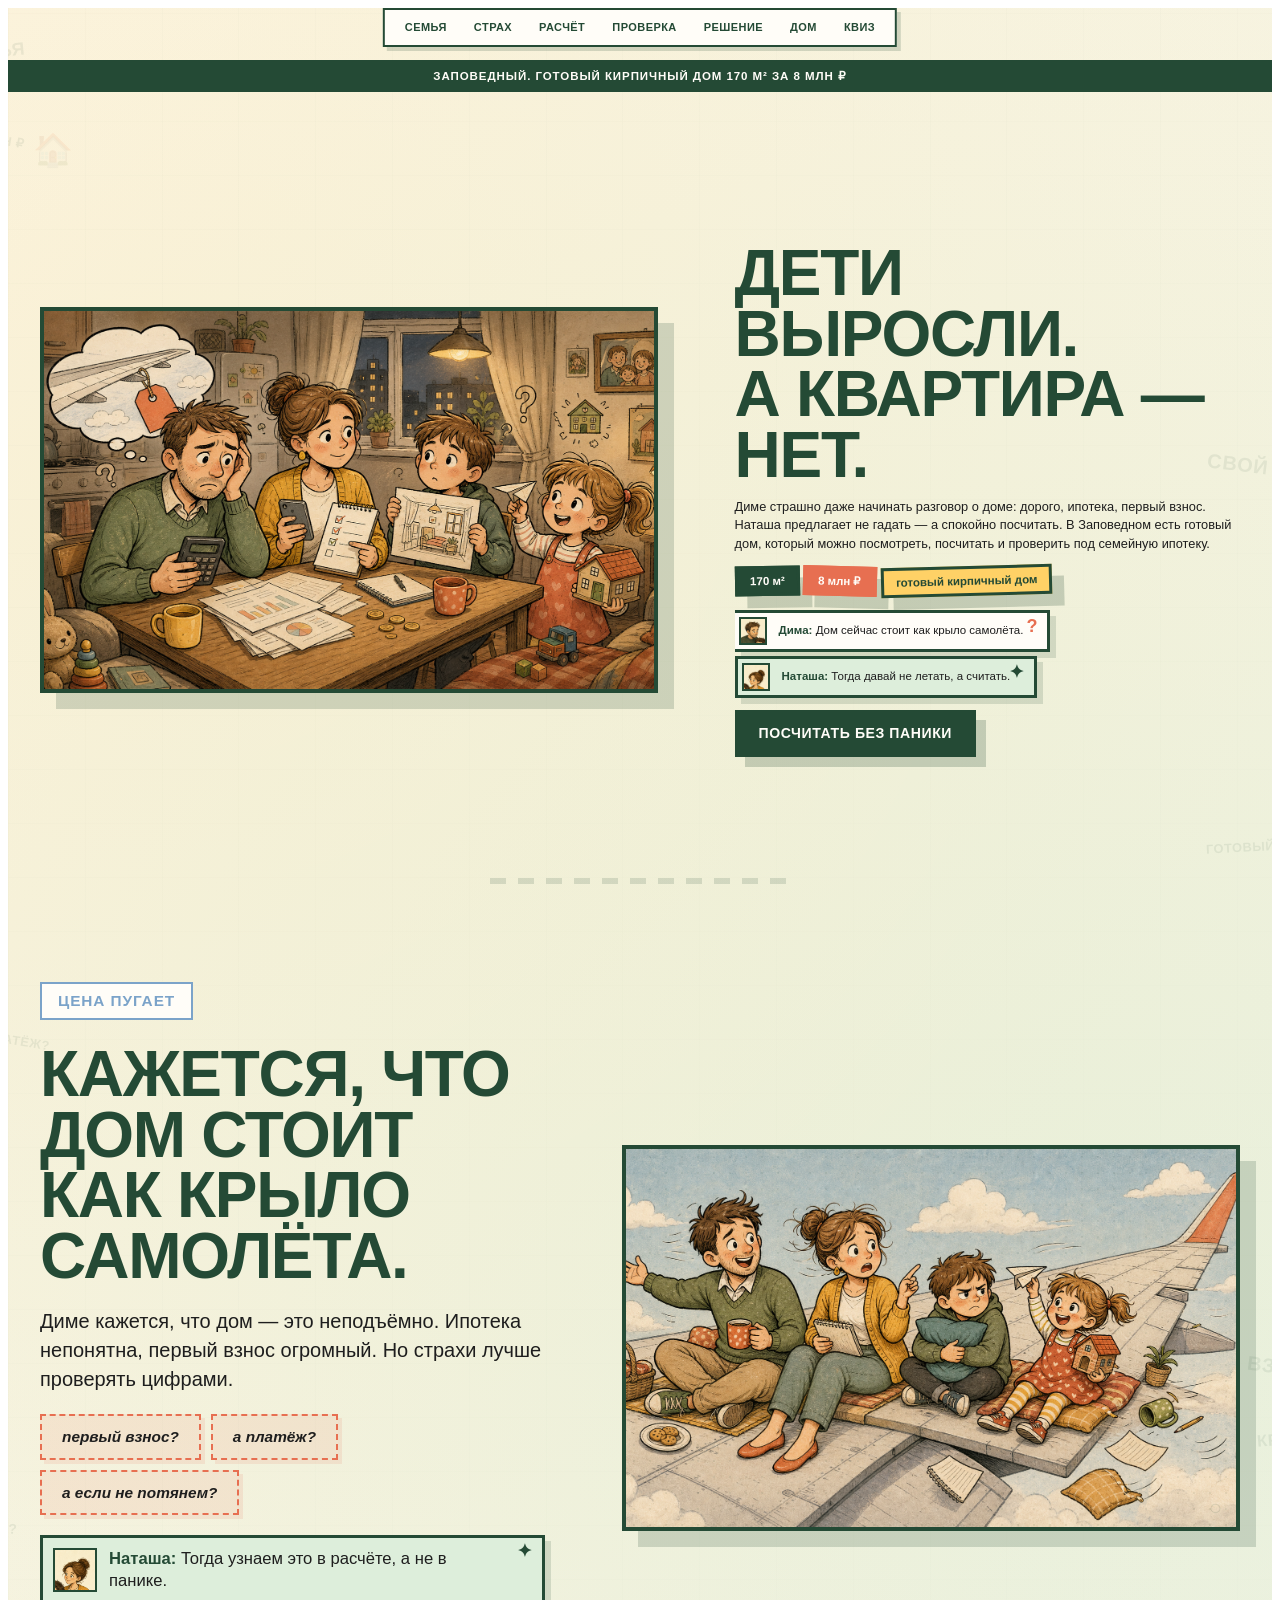
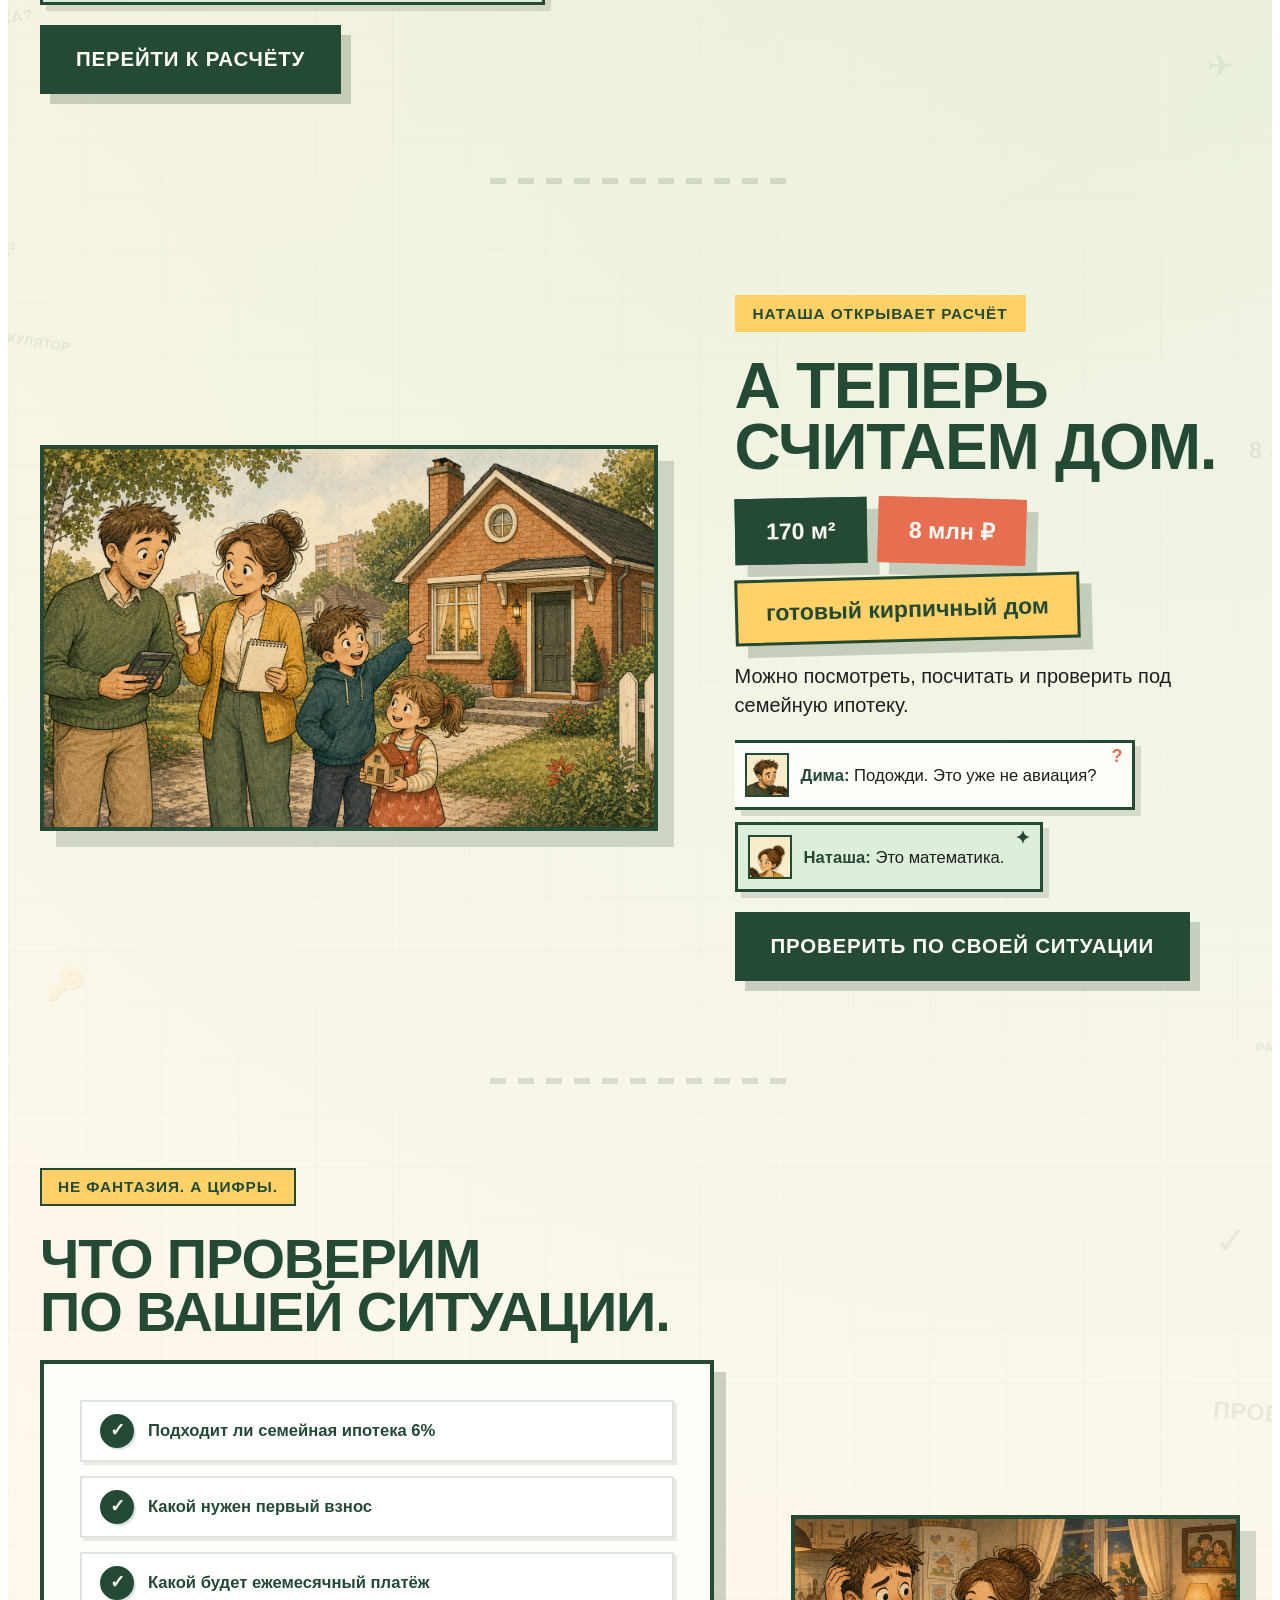
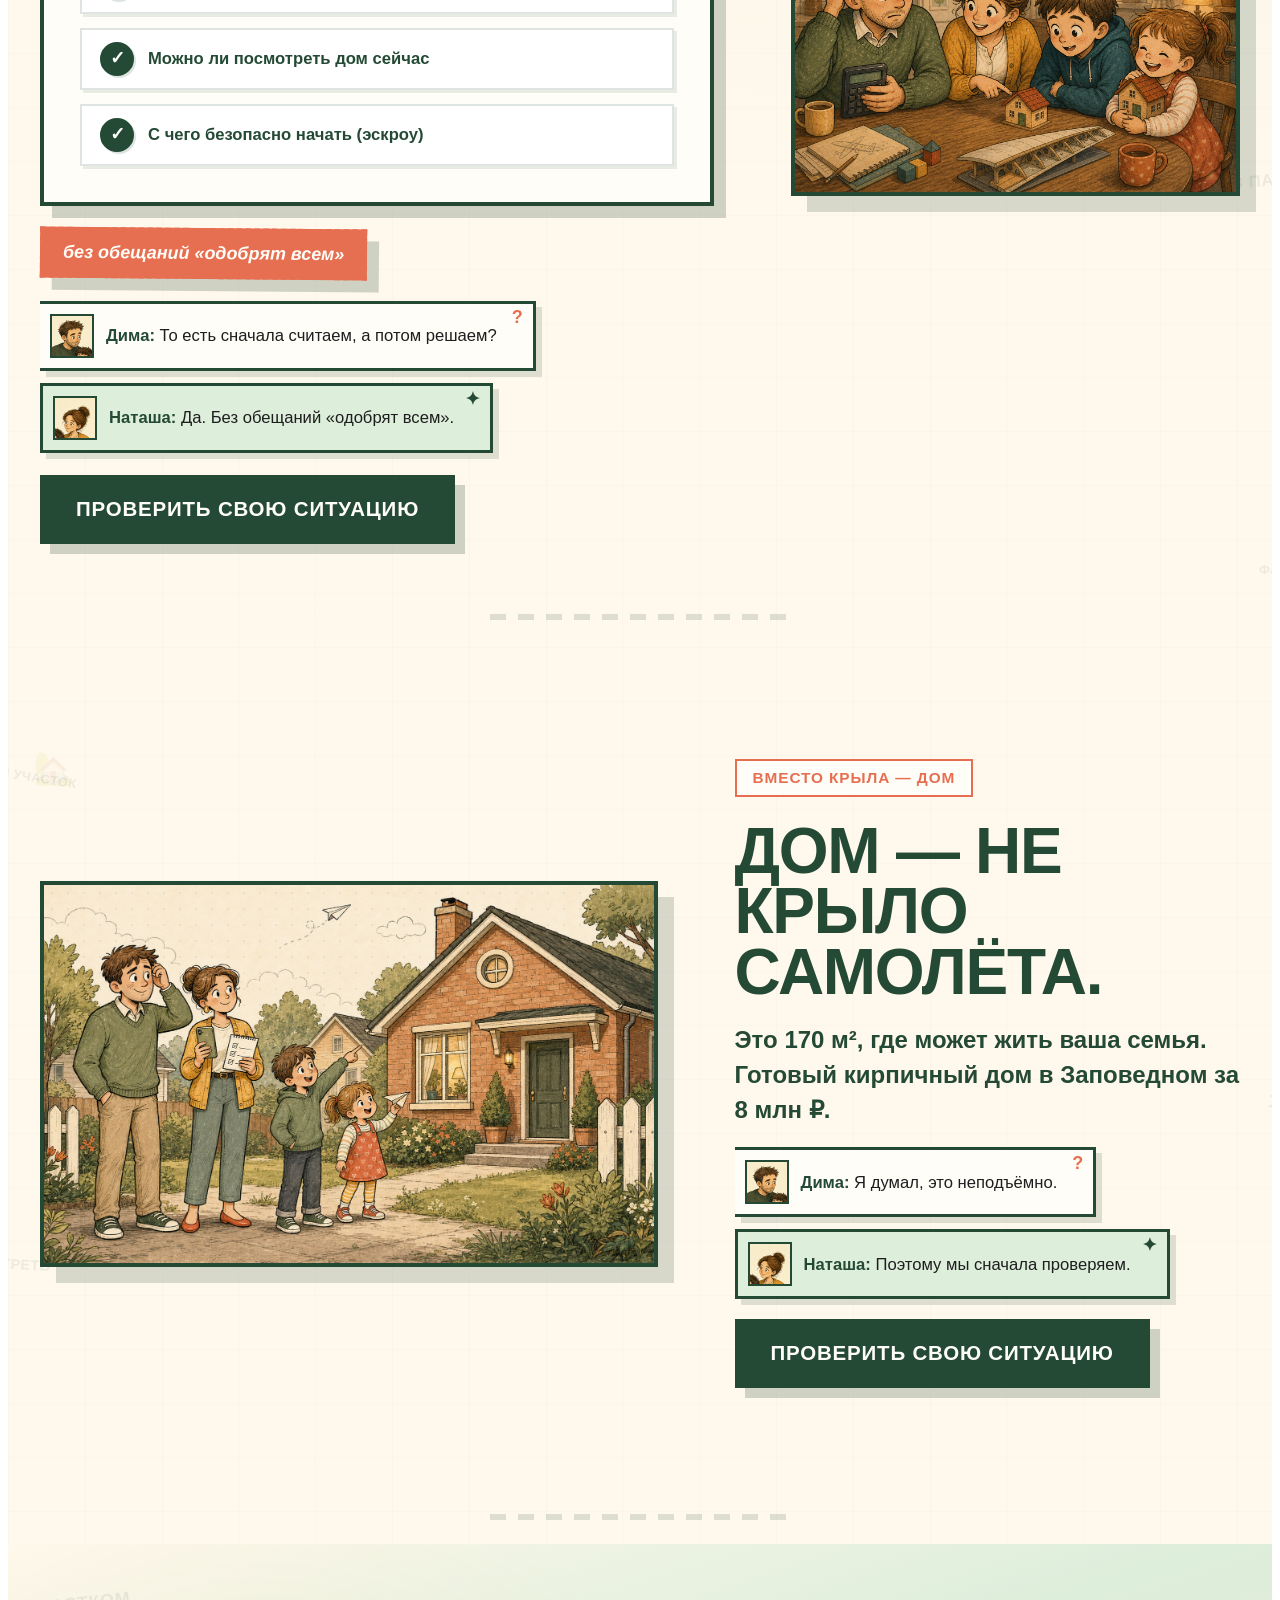
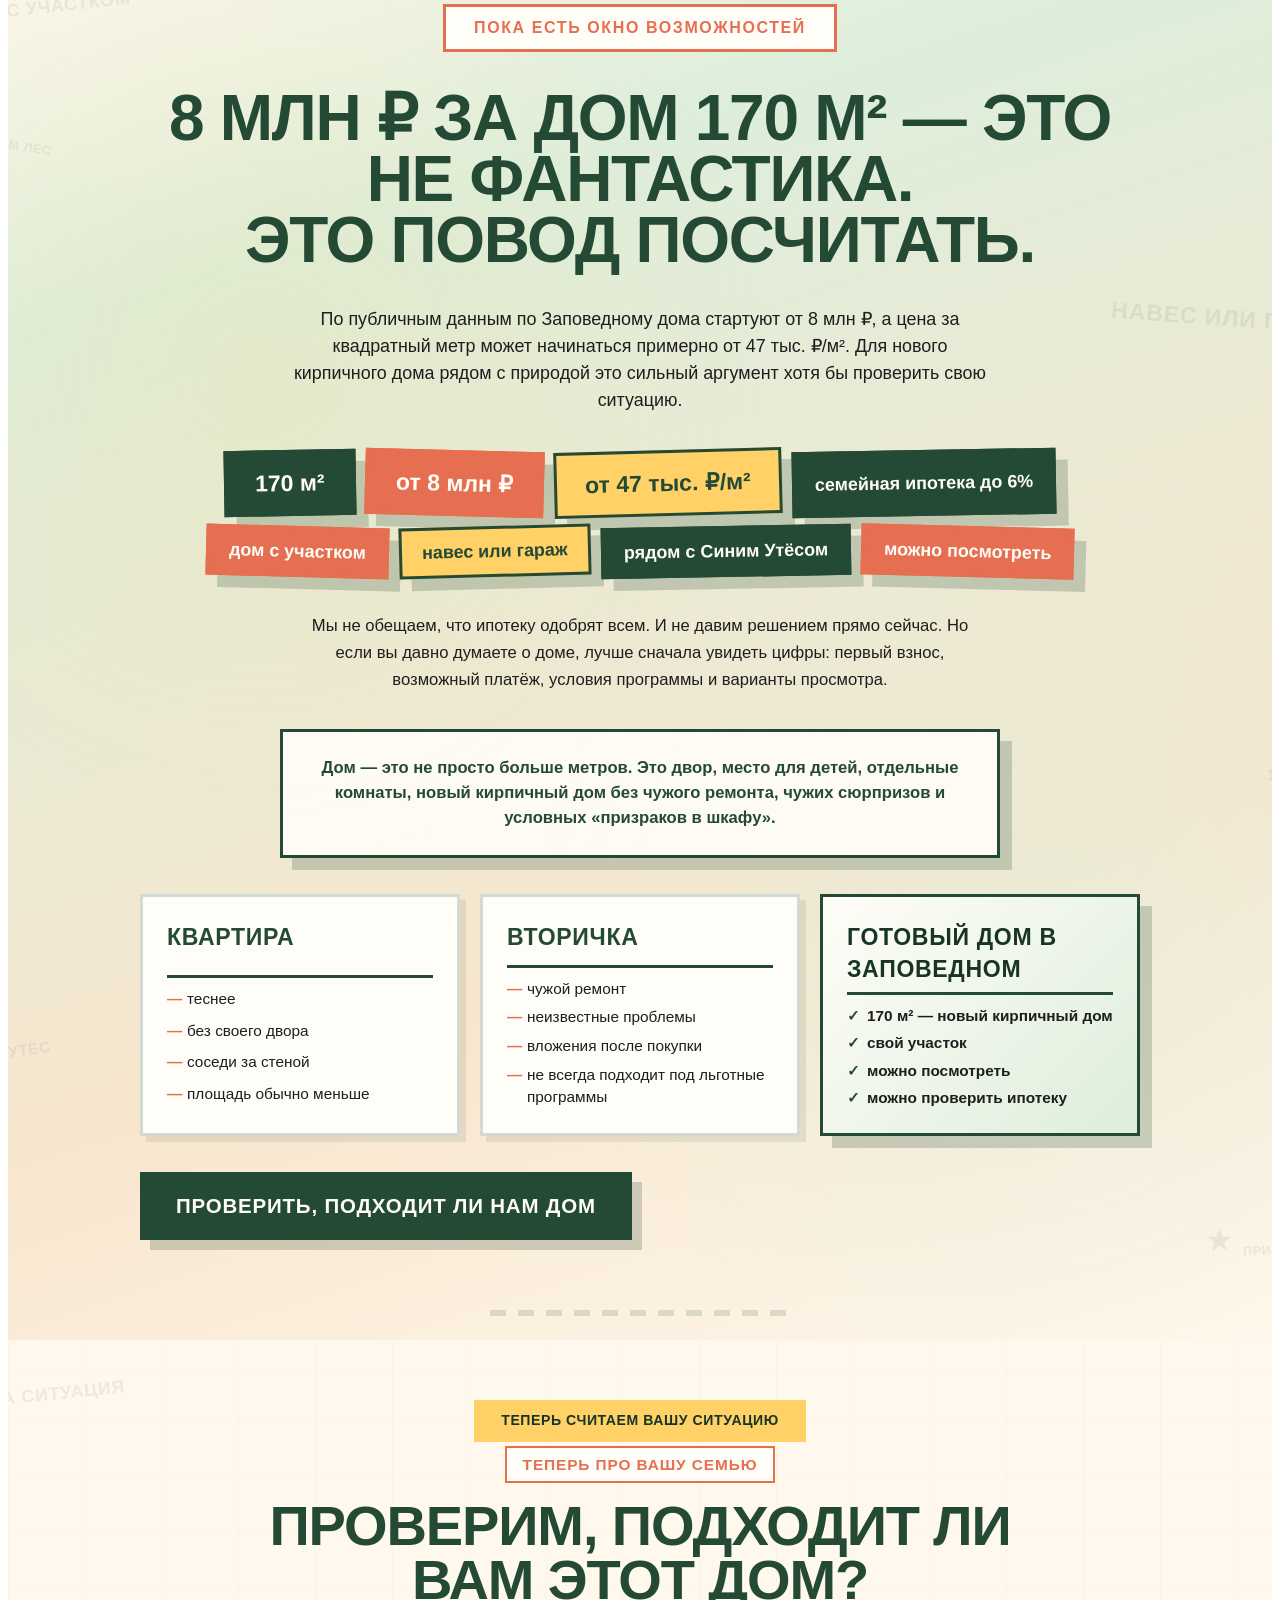
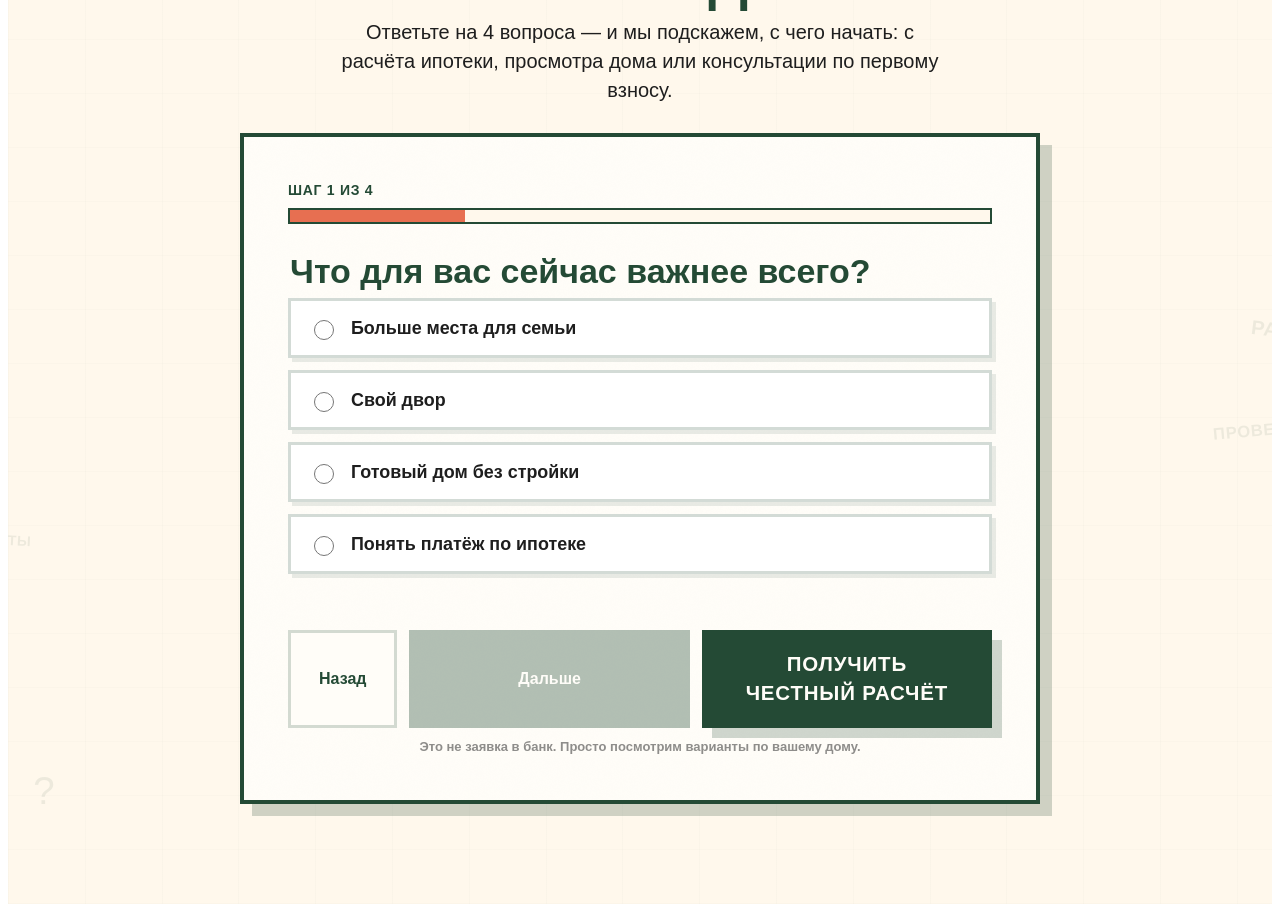
<file: index.html>
<!doctype html>
<html lang="ru">
  <head>
    <meta charset="utf-8">
    <meta name="viewport" content="width=device-width, initial-scale=1">
    <title>История семьи и дома в Заповедном — 170 м² за 8 млн ₽</title>
    <meta name="description" content="Интерактивный comic landing про готовый кирпичный дом 170 м² в Заповедном за 8 млн ₽. Проверьте семейную ипотеку и запишитесь на просмотр.">
    <link rel="stylesheet" href="styles.css?v=comic-001">
  </head>
  <body>
    <main id="zapovedny-comic">

      <nav class="comic-rail" aria-label="Страницы комикса">
        <a href="#scene-1">Семья</a>
        <a href="#scene-2">Страх</a>
        <a href="#scene-3">Расчёт</a>
        <a href="#scene-4">Проверка</a>
        <a href="#scene-5">Решение</a>
        <a href="#opportunity">Дом</a>
        <a href="#quiz">Квиз</a>
      </nav>

      <section class="comic-page comic-cover" id="scene-1">
        <div class="comic-cover__kicker">Заповедный. Готовый кирпичный дом 170 м² за 8 млн ₽</div>
        <div class="comic-margins" aria-hidden="true">
          <span class="margin-word--1">семья</span>
          <span class="margin-word--2">170 м²</span>
          <span class="margin-word--3">дом?</span>
          <span class="margin-word--4">свой двор</span>
          <span class="margin-word--5">готовый дом</span>
          <span class="margin-word--6">8 млн ₽</span>
        </div>
        <div class="comic-spread comic-spread--cover">
          <div class="comic-panel comic-panel--hero">
            <img src="assets/doodles/scene-01-family-fear-clean.png" alt="">
            <div class="comic-panel__halftone"></div>
          </div>
          <div class="comic-copy comic-copy--cover">
            <h1 class="comic-title">Дети выросли.<br>А квартира — нет.</h1>
            <p class="comic-lead"><span class="comic-lead__full">Диме страшно даже начинать разговор о доме: дорого, ипотека, первый взнос. Наташа предлагает не гадать — а спокойно посчитать. В Заповедном есть готовый дом, который можно посмотреть, посчитать и проверить под семейную ипотеку.</span><span class="comic-lead__short">Диме страшно даже начинать: дорого, ипотека, первый взнос. Наташа предлагает посчитать. В Заповедном есть готовый дом — проверить под семейную ипотеку.</span></p>
            <div class="comic-stickers">
              <span class="sticker sticker--green">170 м²</span>
              <span class="sticker sticker--coral">8 млн ₽</span>
              <span class="sticker sticker--yellow">готовый кирпичный дом</span>
            </div>
            <div class="comic-bubbles">
              <div class="speech speech--dima">
                <img src="assets/characters/avatars/dima.png" alt="">
                <span><strong>Дима:</strong> Дом сейчас стоит как крыло самолёта.</span>
              </div>
              <div class="speech speech--natasha">
                <img src="assets/characters/avatars/natasha.png" alt="">
                <span><strong>Наташа:</strong> Тогда давай не летать, а считать.</span>
              </div>
            </div>
            <a href="#scene-2" class="comic-cta">Посчитать без паники</a>
          </div>
        </div>
      </section>

      <section class="comic-page" id="scene-2">
        <div class="comic-margins" aria-hidden="true">
          <span class="margin-word--3">ипотека?</span>
          <span class="margin-word--4">взнос?</span>
          <span class="margin-word--6">а платёж?</span>
          <span class="margin-word--7">крыло</span>
          <span class="margin-word--8">дорого?</span>
        </div>
        <div class="comic-spread comic-spread--fear">
          <div class="comic-copy">
            <p class="comic-kicker comic-kicker--fear">Цена пугает</p>
            <h2 class="comic-title">Кажется, что дом стоит<br>как крыло самолёта.</h2>
            <p class="comic-lead">Диме кажется, что дом — это неподъёмно. Ипотека непонятна, первый взнос огромный. Но страхи лучше проверять цифрами.</p>
            <div class="panic-bubbles">
              <div class="thought thought--fear">первый взнос?</div>
              <div class="thought thought--fear">а платёж?</div>
              <div class="thought thought--fear">а если не потянем?</div>
            </div>
            <div class="comic-bubbles">
              <div class="speech speech--natasha">
                <img src="assets/characters/avatars/natasha.png" alt="">
                <span><strong>Наташа:</strong> Тогда узнаем это в расчёте, а не в панике.</span>
              </div>
            </div>
            <a href="#scene-3" class="comic-cta">Перейти к расчёту</a>
          </div>
          <div class="comic-panel comic-panel--wing">
            <img src="assets/doodles/scene-02-wing-fantasy-clean.png" alt="">
            <div class="comic-panel__halftone"></div>
          </div>
        </div>
      </section>

      <section class="comic-page" id="scene-3">
        <div class="comic-margins" aria-hidden="true">
          <span class="margin-word--1">170 м²</span>
          <span class="margin-word--2">8 млн ₽</span>
          <span class="margin-word--5">расчёт</span>
          <span class="margin-word--6">калькулятор</span>
          <span class="margin-word--8">итого</span>
        </div>
        <div class="comic-spread comic-spread--calc">
          <div class="comic-panel comic-panel--house">
            <img src="assets/doodles/scene-03-family-home-calc-clean.png" alt="">
            <div class="comic-panel__halftone"></div>
          </div>
          <div class="comic-copy">
            <p class="comic-kicker comic-kicker--calc">Наташа открывает расчёт</p>
            <h2 class="comic-title">А теперь<br>считаем дом.</h2>
            <div class="comic-stickers comic-stickers--big">
              <span class="sticker sticker--green sticker--xl">170 м²</span>
              <span class="sticker sticker--coral sticker--xl">8 млн ₽</span>
              <span class="sticker sticker--yellow sticker--xl">готовый кирпичный дом</span>
            </div>
            <p class="comic-lead">Можно посмотреть, посчитать и проверить под семейную ипотеку.</p>
            <div class="comic-bubbles">
              <div class="speech speech--dima">
                <img src="assets/characters/avatars/dima.png" alt="">
                <span><strong>Дима:</strong> Подожди. Это уже не авиация?</span>
              </div>
              <div class="speech speech--natasha">
                <img src="assets/characters/avatars/natasha.png" alt="">
                <span><strong>Наташа:</strong> Это математика.</span>
              </div>
            </div>
            <a href="#scene-4" class="comic-cta">Проверить по своей ситуации</a>
          </div>
        </div>
      </section>

      <section class="comic-page" id="scene-4">
        <div class="comic-margins" aria-hidden="true">
          <span class="margin-word--2">проверка</span>
          <span class="margin-word--3">цифры</span>
          <span class="margin-word--5">факты</span>
          <span class="margin-word--7">без паники</span>
        </div>
        <div class="comic-spread comic-spread--checklist">
          <div class="comic-checklist">
            <p class="comic-kicker comic-kicker--check">Не фантазия. А цифры.</p>
            <h2 class="comic-title">Что проверим<br>по вашей ситуации.</h2>
            <div class="checklist-board">
              <div class="check-item">
                <span class="check-icon">✓</span>
                <span>Подходит ли семейная ипотека 6%</span>
              </div>
              <div class="check-item">
                <span class="check-icon">✓</span>
                <span>Какой нужен первый взнос</span>
              </div>
              <div class="check-item">
                <span class="check-icon">✓</span>
                <span>Какой будет ежемесячный платёж</span>
              </div>
              <div class="check-item">
                <span class="check-icon">✓</span>
                <span>Можно ли посмотреть дом сейчас</span>
              </div>
              <div class="check-item">
                <span class="check-icon">✓</span>
                <span>С чего безопасно начать (эскроу)</span>
              </div>
            </div>
            <div class="sticker sticker--coral sticker--note">без обещаний «одобрят всем»</div>
            <div class="comic-bubbles">
              <div class="speech speech--dima">
                <img src="assets/characters/avatars/dima.png" alt="">
                <span><strong>Дима:</strong> То есть сначала считаем, а потом решаем?</span>
              </div>
              <div class="speech speech--natasha">
                <img src="assets/characters/avatars/natasha.png" alt="">
                <span><strong>Наташа:</strong> Да. Без обещаний «одобрят всем».</span>
              </div>
            </div>
            <a href="#quiz" class="comic-cta">Проверить свою ситуацию</a>
          </div>
          <div class="comic-panel comic-panel--house">
            <img src="assets/doodles/scene-04-stringers-joke-clean.png" alt="">
            <div class="comic-panel__halftone"></div>
          </div>
        </div>
      </section>

      <section class="comic-page" id="scene-5">
        <div class="comic-margins" aria-hidden="true">
          <span class="margin-word--1">дом</span>
          <span class="margin-word--4">170 м²</span>
          <span class="margin-word--6">свой участок</span>
          <span class="margin-word--8">посмотреть</span>
        </div>
        <div class="comic-spread comic-spread--resolution">
          <div class="comic-panel comic-panel--final">
            <img src="assets/doodles/scene-05-family-home-relief-clean.png" alt="">
            <div class="comic-panel__halftone"></div>
          </div>
          <div class="comic-copy">
            <p class="comic-kicker">Вместо крыла — дом</p>
            <h2 class="comic-title">Дом — не крыло самолёта.</h2>
            <p class="comic-lead comic-lead--big">Это 170 м², где может жить ваша семья. Готовый кирпичный дом в Заповедном за 8 млн ₽.</p>
            <div class="comic-bubbles">
              <div class="speech speech--dima">
                <img src="assets/characters/avatars/dima.png" alt="">
                <span><strong>Дима:</strong> Я думал, это неподъёмно.</span>
              </div>
              <div class="speech speech--natasha">
                <img src="assets/characters/avatars/natasha.png" alt="">
                <span><strong>Наташа:</strong> Поэтому мы сначала проверяем.</span>
              </div>
            </div>
            <a href="#quiz" class="comic-cta">Проверить свою ситуацию</a>
          </div>
        </div>
      </section>

      <section class="comic-page comic-page--opportunity" id="opportunity">
        <div class="comic-margins" aria-hidden="true">
          <span class="margin-word--1">дом с участком</span>
          <span class="margin-word--2">навес или гараж</span>
          <span class="margin-word--3">Синий Утёс</span>
          <span class="margin-word--5">природа</span>
          <span class="margin-word--6">рядом лес</span>
          <span class="margin-word--7">170 м²</span>
        </div>
        <div class="comic-opportunity">
          <span class="comic-opportunity__kicker">ПОКА ЕСТЬ ОКНО ВОЗМОЖНОСТЕЙ</span>
          <h2 class="comic-title">8 млн ₽ за дом 170 м² — это не фантастика.<br>Это повод посчитать.</h2>
          <p class="comic-opportunity__sub">По публичным данным по Заповедному дома стартуют от 8 млн ₽, а цена за квадратный метр может начинаться примерно от 47 тыс. ₽/м². Для нового кирпичного дома рядом с природой это сильный аргумент хотя бы проверить свою ситуацию.</p>
          <div class="comic-opportunity__sticker-grid">
            <span class="sticker sticker--green sticker--xl">170 м²</span>
            <span class="sticker sticker--coral sticker--xl">от 8 млн ₽</span>
            <span class="sticker sticker--yellow sticker--xl">от 47 тыс. ₽/м²</span>
            <span class="sticker sticker--green sticker--hide-mobile">семейная ипотека до&nbsp;6%</span>
            <span class="sticker sticker--coral sticker--hide-mobile">дом с участком</span>
            <span class="sticker sticker--yellow sticker--hide-mobile">навес или гараж</span>
            <span class="sticker sticker--green sticker--hide-mobile">рядом с Синим Утёсом</span>
            <span class="sticker sticker--coral sticker--hide-mobile">можно посмотреть</span>
          </div>
          <p class="comic-opportunity__text">Мы не обещаем, что ипотеку одобрят всем. И не давим решением прямо сейчас. Но если вы давно думаете о доме, лучше сначала увидеть цифры: первый взнос, возможный платёж, условия программы и варианты просмотра.</p>
          <div class="comic-opportunity__emotion">
            Дом — это не просто больше метров. Это двор, место для детей, отдельные комнаты, новый кирпичный дом без чужого ремонта, чужих сюрпризов и условных «призраков в шкафу».
          </div>
          <div class="comic-compare">
            <div class="compare-card">
              <div class="compare-card__title">Квартира</div>
              <ul>
                <li>теснее</li>
                <li>без своего двора</li>
                <li>соседи за стеной</li>
                <li>площадь обычно меньше</li>
              </ul>
            </div>
            <div class="compare-card">
              <div class="compare-card__title">Вторичка</div>
              <ul>
                <li>чужой ремонт</li>
                <li>неизвестные проблемы</li>
                <li>вложения после покупки</li>
                <li>не всегда подходит под льготные программы</li>
              </ul>
            </div>
            <div class="compare-card compare-card--winner">
              <div class="compare-card__title">Готовый дом в Заповедном</div>
              <ul>
                <li>170 м² — новый кирпичный дом</li>
                <li>свой участок</li>
                <li>можно посмотреть</li>
                <li>можно проверить ипотеку</li>
              </ul>
            </div>
          </div>
          <a href="#quiz" class="comic-cta">Проверить, подходит ли нам дом</a>
        </div>
      </section>

      <section class="comic-page comic-page--quiz" id="quiz">
        <div class="comic-margins" aria-hidden="true">
          <span class="margin-word--1">ваша ситуация</span>
          <span class="margin-word--4">расчёт</span>
          <span class="margin-word--7">проверить</span>
          <span class="margin-word--8">варианты</span>
        </div>
        <div class="comic-quiz">
          <div class="comic-quiz__header">
            <span class="comic-quiz__badge">Теперь считаем вашу ситуацию</span>
            <p class="comic-kicker">Теперь про вашу семью</p>
            <h2 class="comic-title">Проверим, подходит ли вам этот дом?</h2>
            <p class="comic-lead">Ответьте на 4 вопроса — и мы подскажем, с чего начать: с расчёта ипотеки, просмотра дома или консультации по первому взносу.</p>
          </div>

          <div class="comic-quiz__card" data-quiz-card>
            <div class="comic-quiz__progress">
              <span data-step-label>Шаг 1 из 4</span>
              <div class="comic-quiz__track"><span data-progress-bar></span></div>
            </div>

            <form class="comic-quiz__form" data-quiz-form novalidate>
              <fieldset class="comic-step is-active" data-step="1">
                <legend>Что для вас сейчас важнее всего?</legend>
                <label class="comic-option"><input type="radio" name="priority" value="Больше места для семьи"> <span>Больше места для семьи</span></label>
                <label class="comic-option"><input type="radio" name="priority" value="Свой двор"> <span>Свой двор</span></label>
                <label class="comic-option"><input type="radio" name="priority" value="Готовый дом без стройки"> <span>Готовый дом без стройки</span></label>
                <label class="comic-option"><input type="radio" name="priority" value="Понять платёж по ипотеке"> <span>Понять платёж по ипотеке</span></label>
              </fieldset>

              <fieldset class="comic-step" data-step="2">
                <legend>Что есть для старта?</legend>
                <label class="comic-option"><input type="radio" name="start" value="Первый взнос"> <span>Первый взнос</span></label>
                <label class="comic-option"><input type="radio" name="start" value="Маткапитал"> <span>Маткапитал</span></label>
                <label class="comic-option"><input type="radio" name="start" value="Квартира/недвижимость"> <span>Квартира/недвижимость</span></label>
                <label class="comic-option"><input type="radio" name="start" value="Пока только желание и лёгкая тревога"> <span>Желание и тревога</span></label>
              </fieldset>

              <fieldset class="comic-step" data-step="3">
                <legend>Какая ситуация ближе?</legend>
                <label class="comic-option"><input type="radio" name="family" value="Есть ребёнок до 6 лет"> <span>Ребёнок до 6 лет</span></label>
                <label class="comic-option"><input type="radio" name="family" value="Есть двое несовершеннолетних детей"> <span>Двое несовершеннолетних детей</span></label>
                <label class="comic-option"><input type="radio" name="family" value="Есть ребёнок с инвалидностью"> <span>Ребёнок с инвалидностью</span></label>
                <label class="comic-option"><input type="radio" name="family" value="Не уверен, хочу проверить"> <span>Не уверен, хочу проверить</span></label>
              </fieldset>

              <fieldset class="comic-step" data-step="4">
                <legend>Что хотите получить?</legend>
                <label class="comic-option"><input type="radio" name="result" value="Расчёт платежа"> <span>Расчёт платежа</span></label>
                <label class="comic-option"><input type="radio" name="result" value="Фото и планировку"> <span>Фото и планировку</span></label>
                <label class="comic-option"><input type="radio" name="result" value="Записаться на просмотр"> <span>Записаться на просмотр</span></label>
                <label class="comic-option"><input type="radio" name="result" value="Поговорить с менеджером"> <span>Поговорить с менеджером</span></label>
              </fieldset>

              <div class="comic-step comic-step--lead" data-step="5">
                <h3>Оставьте контакты для честного расчёта</h3>
                <label class="comic-field">Имя <input type="text" name="name" autocomplete="name" placeholder="Например, Наташа"></label>
                <label class="comic-field">Телефон <input type="tel" name="phone" autocomplete="tel" placeholder="+7 900 000-00-00"></label>
              </div>

              <p class="comic-error" data-error aria-live="polite"></p>

              <div class="comic-quiz__actions">
                <button class="comic-btn comic-btn--ghost" type="button" data-prev hidden>Назад</button>
                <button class="comic-btn comic-btn--next" type="button" data-next>Дальше</button>
                <button class="comic-cta" type="submit" data-submit hidden>Получить честный расчёт</button>
              </div>
              <p class="comic-note">Это не заявка в банк. Просто посмотрим варианты по вашему дому.</p>
            </form>

            <div class="comic-thanks" data-thanks hidden>
              <div class="comic-thanks__panel">
                <h3>Спасибо! Заявка принята.</h3>
                <p class="comic-thanks__sub">Мы проверим вашу ситуацию и перезвоним в удобное время. Покажем дом, расскажем про семейную ипотеку и поможем понять, подходит ли вам этот вариант.</p>
                  <div class="comic-thanks__wing-block">
                    <div class="comic-thanks__wing-icon" aria-hidden="true">✈</div>
                    <div class="comic-thanks__wing-text">
                      <strong>А теперь честно про крыло самолёта</strong>
                      <span>Крыло современного пассажирского самолёта (Boeing 737 или Airbus A320) стоит около 150–300 млн ₽. Крыло истребителя F-35 — около 500–800 млн ₽. Для сравнения: дом 170 м² в «Заповедном» — 8 млн ₽. Даже самое дешёвое крыло самолёта стоит как 20 таких домов. Смысл простой: крыло — это красиво, дорого и летать на нём всё равно нельзя.</span>
                    </div>
                  </div>
                  <p class="sticker sticker--green"><span class="comic-thanks__tagline">Дом — не крыло самолёта. Это 170 м², где может жить ваша семья.</span></p>
                  <a href="https://xn----8sbgibdlucj3accegi0a7q.xn--p1ai/" target="_blank" rel="noopener" class="comic-cta">Перейти на сайт посёлка Заповедный</a>
                <p class="comic-thanks__footnote">Пока дома доступны от 8 млн ₽ и действует семейная ипотека — лучше не откладывать решение в долгий ящик.</p>
              </div>
            </div>
          </div>
        </div>
      </section>
    </main>

    <script src="app.js?v=comic-001"></script>
  </body>
</html>
</file>
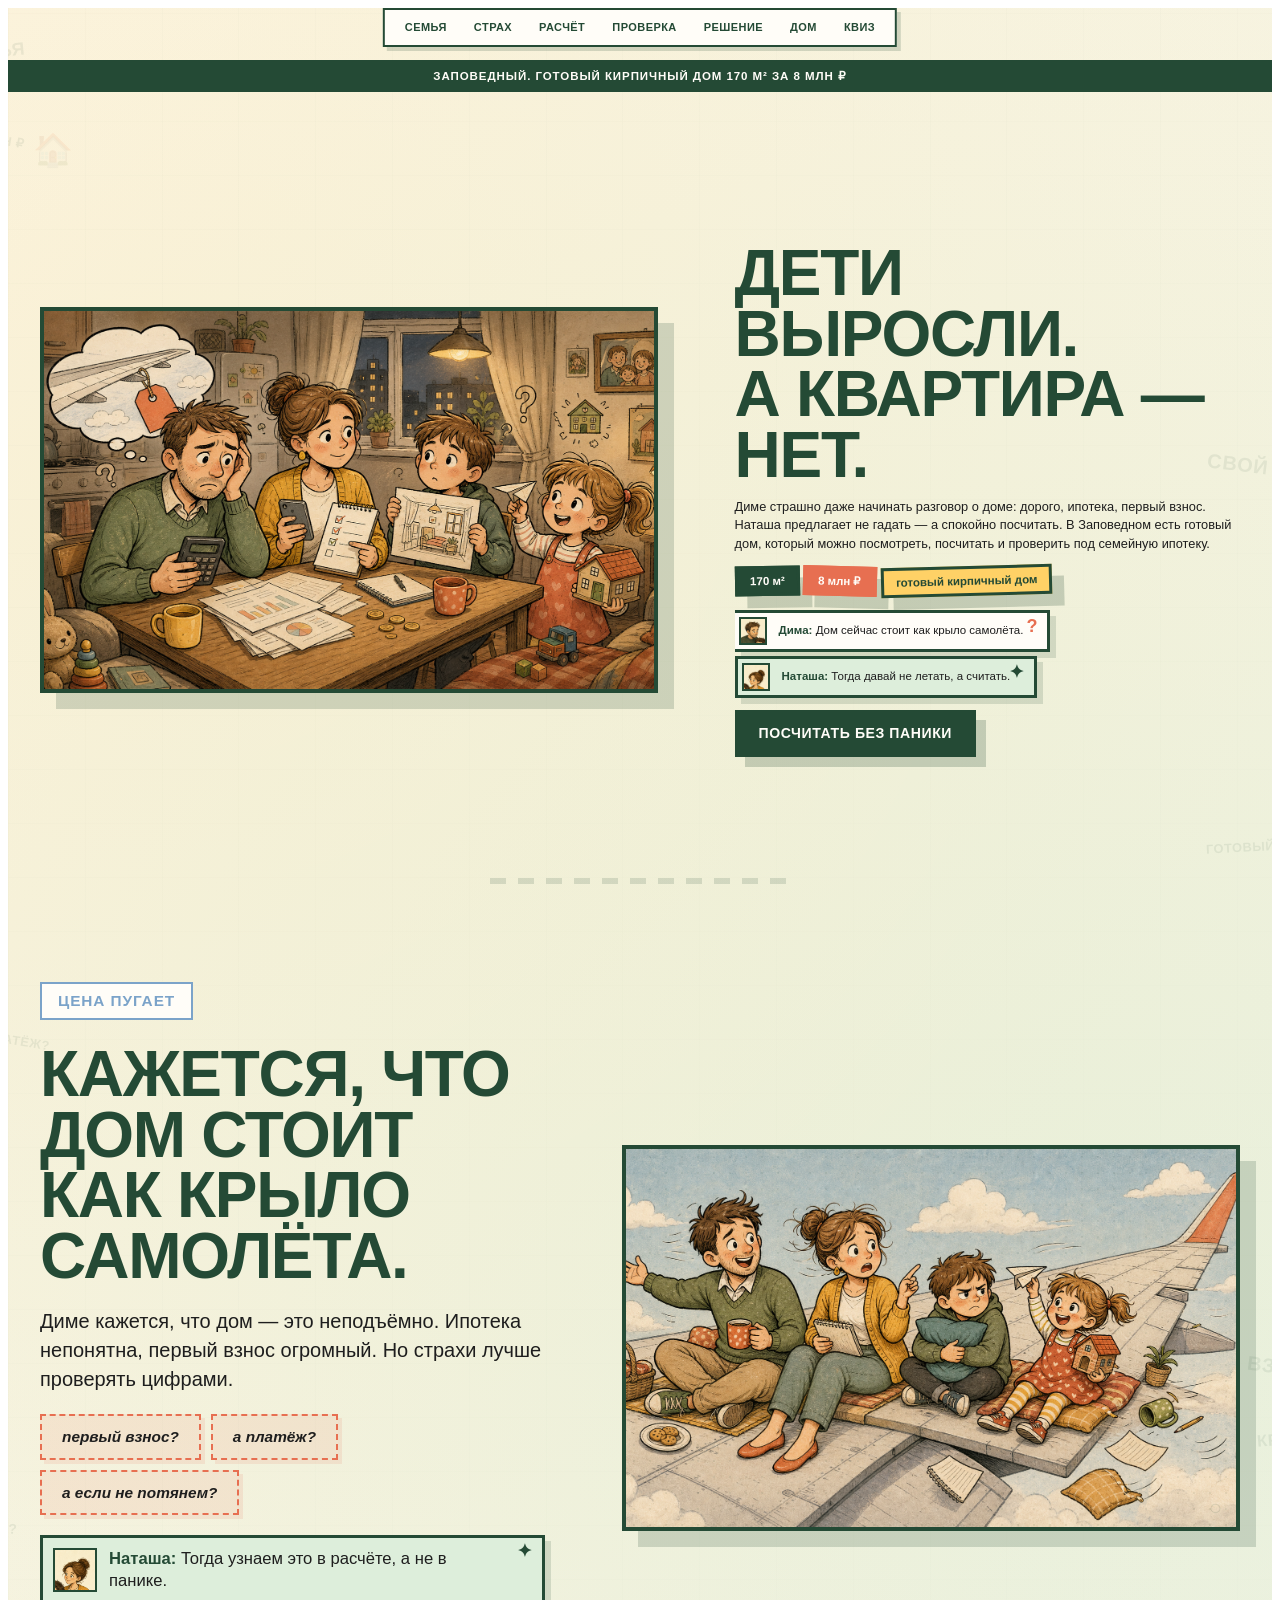
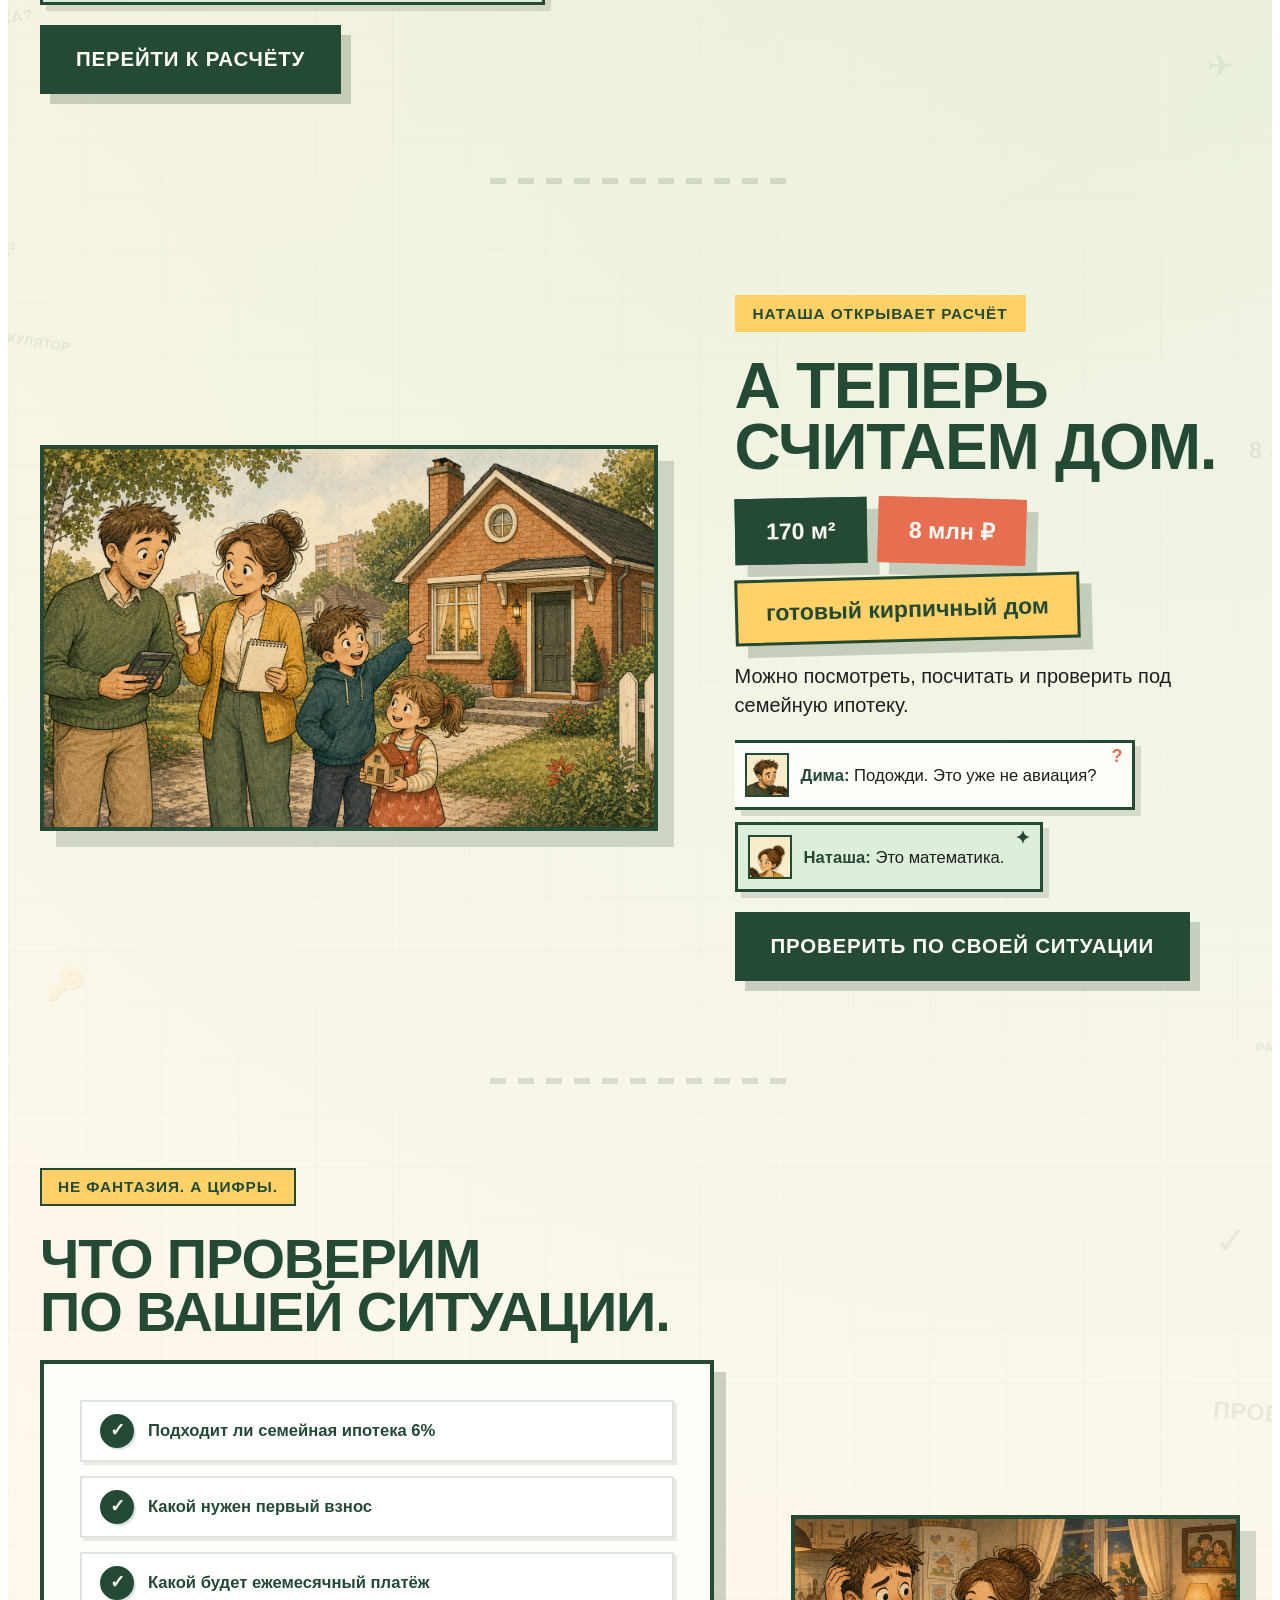
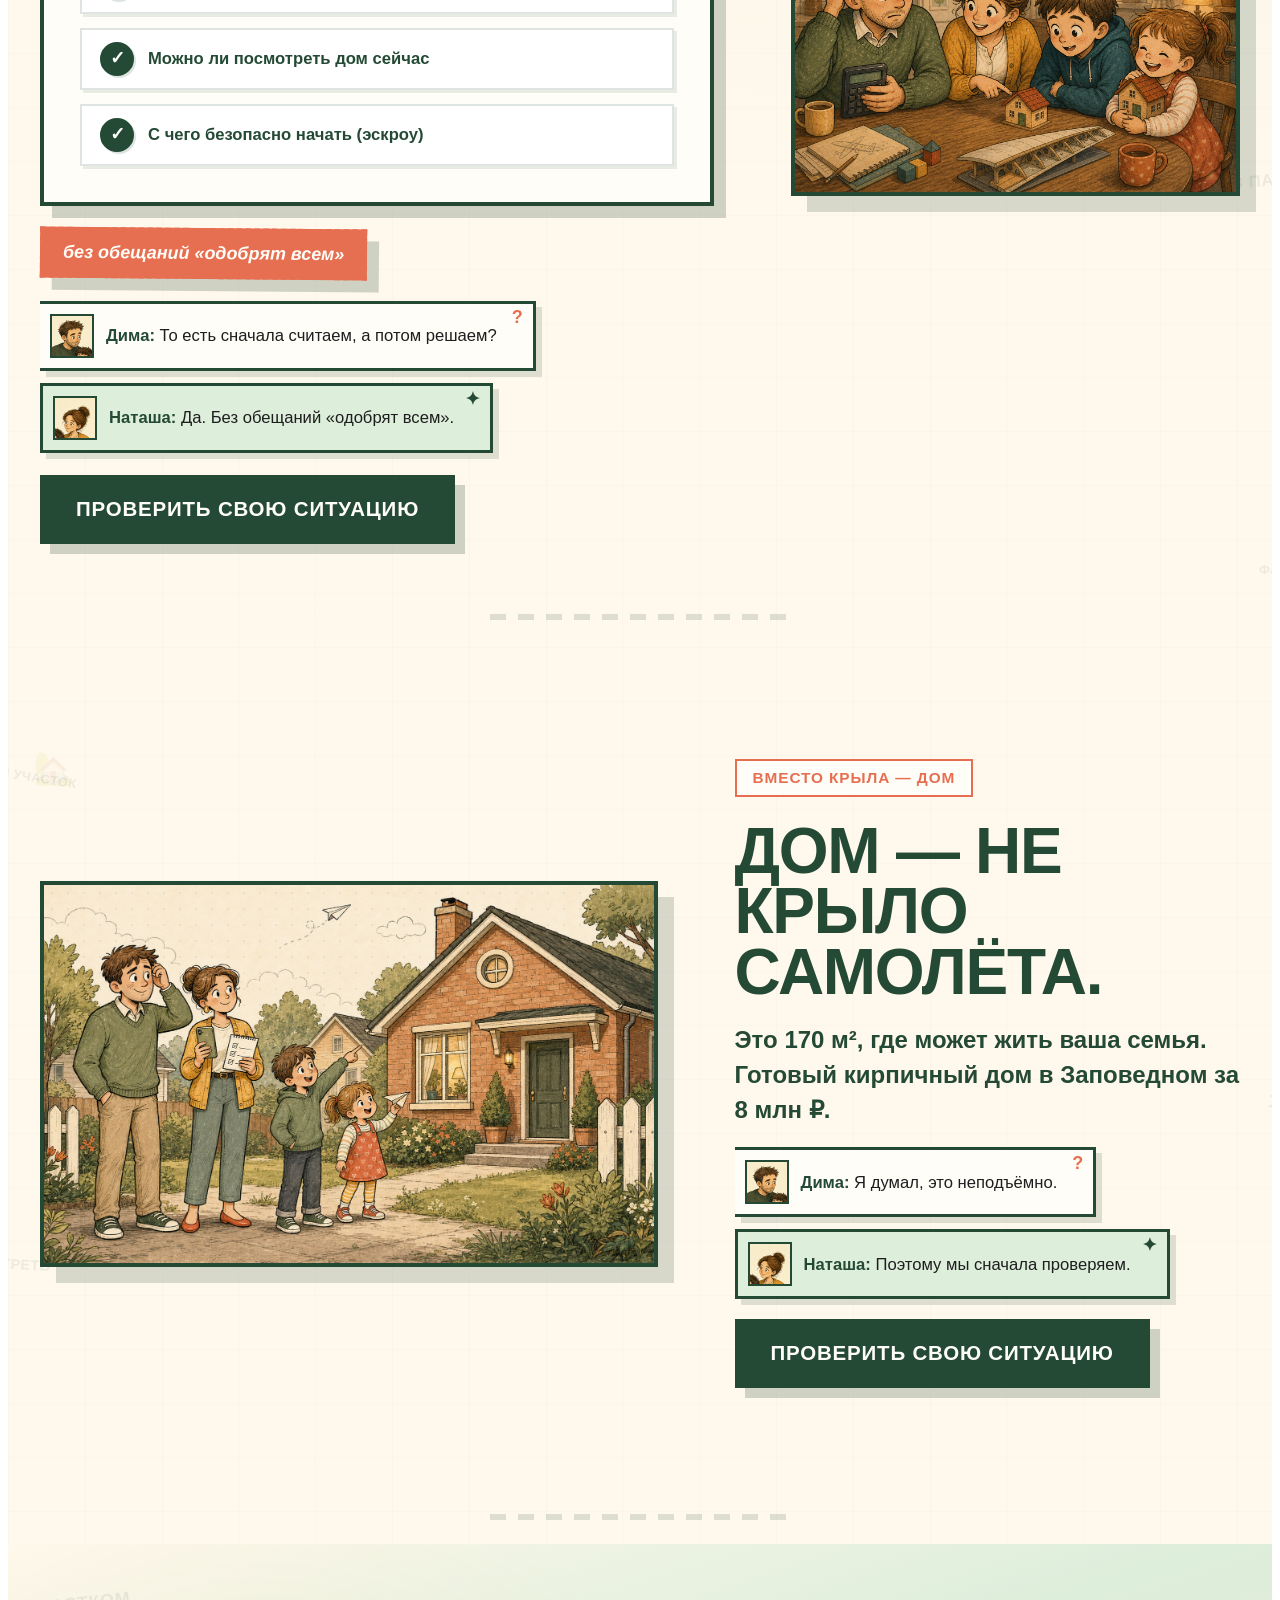
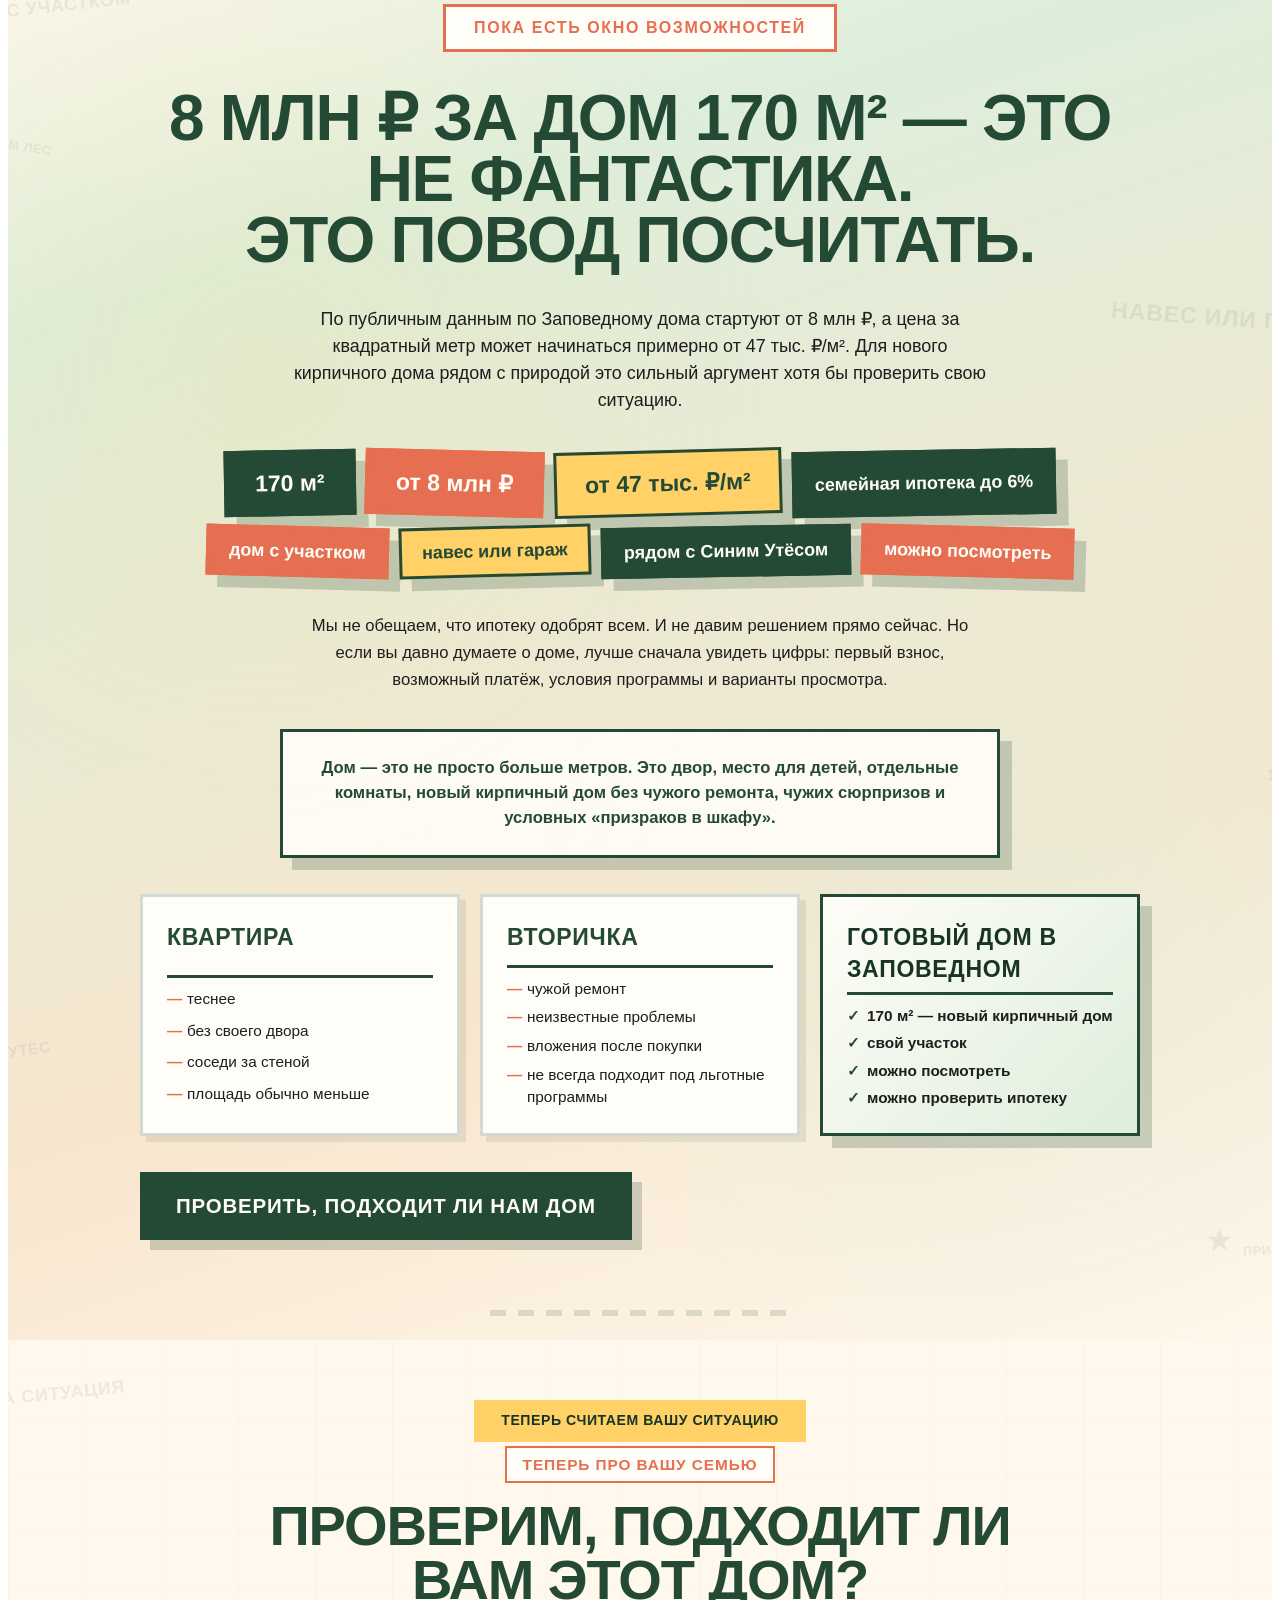
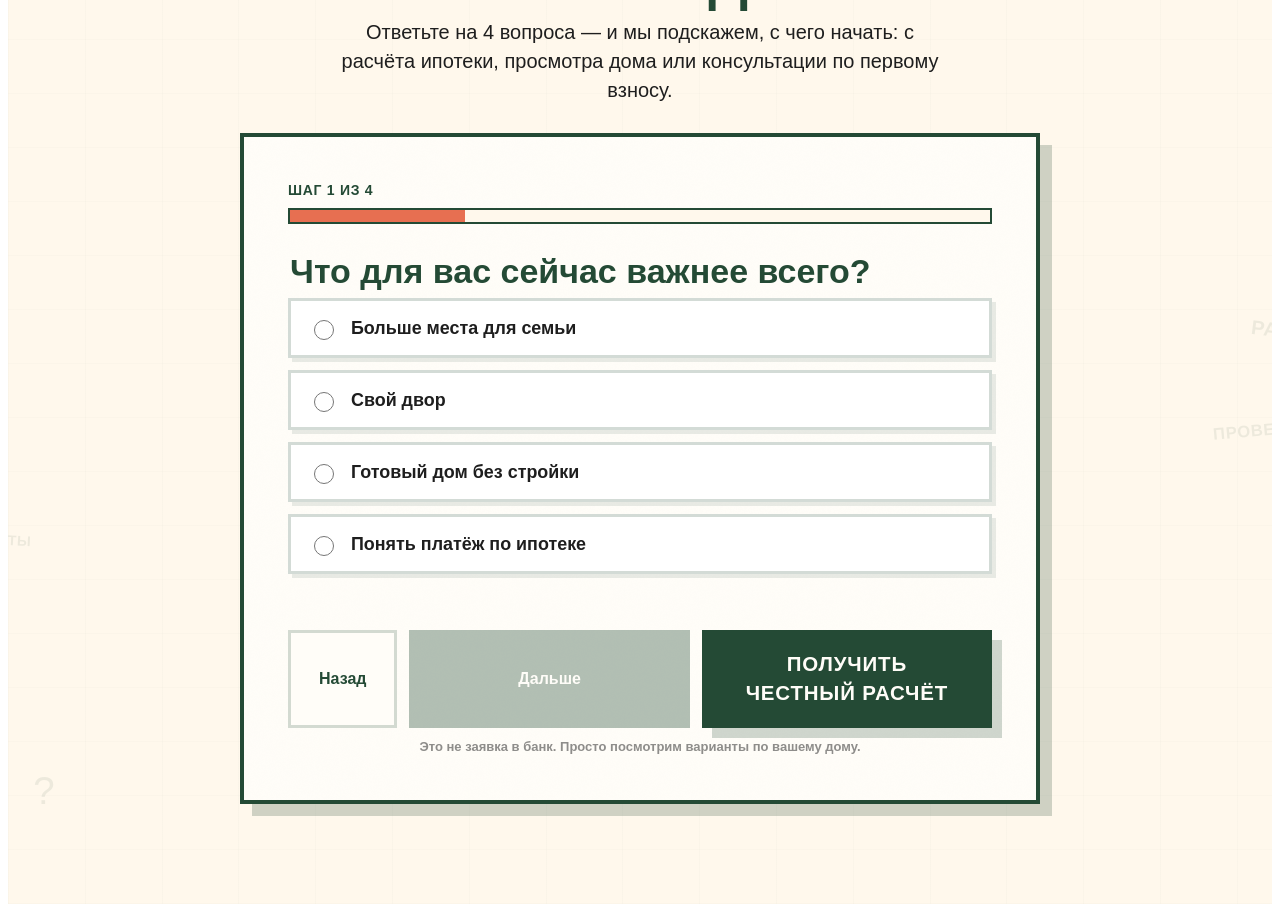
<file: v3-comic/index.html>
<!doctype html>
<html lang="ru">
  <head>
    <meta charset="utf-8">
    <meta name="viewport" content="width=device-width, initial-scale=1">
    <title>История семьи и дома в Заповедном — 170 м² за 8 млн ₽</title>
    <meta name="description" content="Интерактивный comic landing про готовый кирпичный дом 170 м² в Заповедном за 8 млн ₽. Проверьте семейную ипотеку и запишитесь на просмотр.">
    <link rel="stylesheet" href="styles.css?v=comic-001">
  </head>
  <body>
    <main id="zapovedny-comic">

      <nav class="comic-rail" aria-label="Страницы комикса">
        <a href="#scene-1">Семья</a>
        <a href="#scene-2">Страх</a>
        <a href="#scene-3">Расчёт</a>
        <a href="#scene-4">Проверка</a>
        <a href="#scene-5">Решение</a>
        <a href="#opportunity">Дом</a>
        <a href="#quiz">Квиз</a>
      </nav>

      <section class="comic-page comic-cover" id="scene-1">
        <div class="comic-cover__kicker">Заповедный. Готовый кирпичный дом 170 м² за 8 млн ₽</div>
        <div class="comic-margins" aria-hidden="true">
          <span class="margin-word--1">семья</span>
          <span class="margin-word--2">170 м²</span>
          <span class="margin-word--3">дом?</span>
          <span class="margin-word--4">свой двор</span>
          <span class="margin-word--5">готовый дом</span>
          <span class="margin-word--6">8 млн ₽</span>
        </div>
        <div class="comic-spread comic-spread--cover">
          <div class="comic-panel comic-panel--hero">
            <img src="../assets/doodles/scene-01-family-fear-clean.png" alt="">
            <div class="comic-panel__halftone"></div>
          </div>
          <div class="comic-copy comic-copy--cover">
            <h1 class="comic-title">Дети выросли.<br>А квартира — нет.</h1>
            <p class="comic-lead"><span class="comic-lead__full">Диме страшно даже начинать разговор о доме: дорого, ипотека, первый взнос. Наташа предлагает не гадать — а спокойно посчитать. В Заповедном есть готовый дом, который можно посмотреть, посчитать и проверить под семейную ипотеку.</span><span class="comic-lead__short">Диме страшно даже начинать: дорого, ипотека, первый взнос. Наташа предлагает посчитать. В Заповедном есть готовый дом — проверить под семейную ипотеку.</span></p>
            <div class="comic-stickers">
              <span class="sticker sticker--green">170 м²</span>
              <span class="sticker sticker--coral">8 млн ₽</span>
              <span class="sticker sticker--yellow">готовый кирпичный дом</span>
            </div>
            <div class="comic-bubbles">
              <div class="speech speech--dima">
                <img src="../assets/characters/avatars/dima.png" alt="">
                <span><strong>Дима:</strong> Дом сейчас стоит как крыло самолёта.</span>
              </div>
              <div class="speech speech--natasha">
                <img src="../assets/characters/avatars/natasha.png" alt="">
                <span><strong>Наташа:</strong> Тогда давай не летать, а считать.</span>
              </div>
            </div>
            <a href="#scene-2" class="comic-cta">Посчитать без паники</a>
          </div>
        </div>
      </section>

      <section class="comic-page" id="scene-2">
        <div class="comic-margins" aria-hidden="true">
          <span class="margin-word--3">ипотека?</span>
          <span class="margin-word--4">взнос?</span>
          <span class="margin-word--6">а платёж?</span>
          <span class="margin-word--7">крыло</span>
          <span class="margin-word--8">дорого?</span>
        </div>
        <div class="comic-spread comic-spread--fear">
          <div class="comic-copy">
            <p class="comic-kicker comic-kicker--fear">Цена пугает</p>
            <h2 class="comic-title">Кажется, что дом стоит<br>как крыло самолёта.</h2>
            <p class="comic-lead">Диме кажется, что дом — это неподъёмно. Ипотека непонятна, первый взнос огромный. Но страхи лучше проверять цифрами.</p>
            <div class="panic-bubbles">
              <div class="thought thought--fear">первый взнос?</div>
              <div class="thought thought--fear">а платёж?</div>
              <div class="thought thought--fear">а если не потянем?</div>
            </div>
            <div class="comic-bubbles">
              <div class="speech speech--natasha">
                <img src="../assets/characters/avatars/natasha.png" alt="">
                <span><strong>Наташа:</strong> Тогда узнаем это в расчёте, а не в панике.</span>
              </div>
            </div>
            <a href="#scene-3" class="comic-cta">Перейти к расчёту</a>
          </div>
          <div class="comic-panel comic-panel--wing">
            <img src="../assets/doodles/scene-02-wing-fantasy-clean.png" alt="">
            <div class="comic-panel__halftone"></div>
          </div>
        </div>
      </section>

      <section class="comic-page" id="scene-3">
        <div class="comic-margins" aria-hidden="true">
          <span class="margin-word--1">170 м²</span>
          <span class="margin-word--2">8 млн ₽</span>
          <span class="margin-word--5">расчёт</span>
          <span class="margin-word--6">калькулятор</span>
          <span class="margin-word--8">итого</span>
        </div>
        <div class="comic-spread comic-spread--calc">
          <div class="comic-panel comic-panel--house">
            <img src="../assets/doodles/scene-03-family-home-calc-clean.png" alt="">
            <div class="comic-panel__halftone"></div>
          </div>
          <div class="comic-copy">
            <p class="comic-kicker comic-kicker--calc">Наташа открывает расчёт</p>
            <h2 class="comic-title">А теперь<br>считаем дом.</h2>
            <div class="comic-stickers comic-stickers--big">
              <span class="sticker sticker--green sticker--xl">170 м²</span>
              <span class="sticker sticker--coral sticker--xl">8 млн ₽</span>
              <span class="sticker sticker--yellow sticker--xl">готовый кирпичный дом</span>
            </div>
            <p class="comic-lead">Можно посмотреть, посчитать и проверить под семейную ипотеку.</p>
            <div class="comic-bubbles">
              <div class="speech speech--dima">
                <img src="../assets/characters/avatars/dima.png" alt="">
                <span><strong>Дима:</strong> Подожди. Это уже не авиация?</span>
              </div>
              <div class="speech speech--natasha">
                <img src="../assets/characters/avatars/natasha.png" alt="">
                <span><strong>Наташа:</strong> Это математика.</span>
              </div>
            </div>
            <a href="#scene-4" class="comic-cta">Проверить по своей ситуации</a>
          </div>
        </div>
      </section>

      <section class="comic-page" id="scene-4">
        <div class="comic-margins" aria-hidden="true">
          <span class="margin-word--2">проверка</span>
          <span class="margin-word--3">цифры</span>
          <span class="margin-word--5">факты</span>
          <span class="margin-word--7">без паники</span>
        </div>
        <div class="comic-spread comic-spread--checklist">
          <div class="comic-checklist">
            <p class="comic-kicker comic-kicker--check">Не фантазия. А цифры.</p>
            <h2 class="comic-title">Что проверим<br>по вашей ситуации.</h2>
            <div class="checklist-board">
              <div class="check-item">
                <span class="check-icon">✓</span>
                <span>Подходит ли семейная ипотека 6%</span>
              </div>
              <div class="check-item">
                <span class="check-icon">✓</span>
                <span>Какой нужен первый взнос</span>
              </div>
              <div class="check-item">
                <span class="check-icon">✓</span>
                <span>Какой будет ежемесячный платёж</span>
              </div>
              <div class="check-item">
                <span class="check-icon">✓</span>
                <span>Можно ли посмотреть дом сейчас</span>
              </div>
              <div class="check-item">
                <span class="check-icon">✓</span>
                <span>С чего безопасно начать (эскроу)</span>
              </div>
            </div>
            <div class="sticker sticker--coral sticker--note">без обещаний «одобрят всем»</div>
            <div class="comic-bubbles">
              <div class="speech speech--dima">
                <img src="../assets/characters/avatars/dima.png" alt="">
                <span><strong>Дима:</strong> То есть сначала считаем, а потом решаем?</span>
              </div>
              <div class="speech speech--natasha">
                <img src="../assets/characters/avatars/natasha.png" alt="">
                <span><strong>Наташа:</strong> Да. Без обещаний «одобрят всем».</span>
              </div>
            </div>
            <a href="#quiz" class="comic-cta">Проверить свою ситуацию</a>
          </div>
          <div class="comic-panel comic-panel--house">
            <img src="../assets/doodles/scene-04-stringers-joke-clean.png" alt="">
            <div class="comic-panel__halftone"></div>
          </div>
        </div>
      </section>

      <section class="comic-page" id="scene-5">
        <div class="comic-margins" aria-hidden="true">
          <span class="margin-word--1">дом</span>
          <span class="margin-word--4">170 м²</span>
          <span class="margin-word--6">свой участок</span>
          <span class="margin-word--8">посмотреть</span>
        </div>
        <div class="comic-spread comic-spread--resolution">
          <div class="comic-panel comic-panel--final">
            <img src="../assets/doodles/scene-05-family-home-relief-clean.png" alt="">
            <div class="comic-panel__halftone"></div>
          </div>
          <div class="comic-copy">
            <p class="comic-kicker">Вместо крыла — дом</p>
            <h2 class="comic-title">Дом — не крыло самолёта.</h2>
            <p class="comic-lead comic-lead--big">Это 170 м², где может жить ваша семья. Готовый кирпичный дом в Заповедном за 8 млн ₽.</p>
            <div class="comic-bubbles">
              <div class="speech speech--dima">
                <img src="../assets/characters/avatars/dima.png" alt="">
                <span><strong>Дима:</strong> Я думал, это неподъёмно.</span>
              </div>
              <div class="speech speech--natasha">
                <img src="../assets/characters/avatars/natasha.png" alt="">
                <span><strong>Наташа:</strong> Поэтому мы сначала проверяем.</span>
              </div>
            </div>
            <a href="#quiz" class="comic-cta">Проверить свою ситуацию</a>
          </div>
        </div>
      </section>

      <section class="comic-page comic-page--opportunity" id="opportunity">
        <div class="comic-margins" aria-hidden="true">
          <span class="margin-word--1">дом с участком</span>
          <span class="margin-word--2">навес или гараж</span>
          <span class="margin-word--3">Синий Утёс</span>
          <span class="margin-word--5">природа</span>
          <span class="margin-word--6">рядом лес</span>
          <span class="margin-word--7">170 м²</span>
        </div>
        <div class="comic-opportunity">
          <span class="comic-opportunity__kicker">ПОКА ЕСТЬ ОКНО ВОЗМОЖНОСТЕЙ</span>
          <h2 class="comic-title">8 млн ₽ за дом 170 м² — это не фантастика.<br>Это повод посчитать.</h2>
          <p class="comic-opportunity__sub">По публичным данным по Заповедному дома стартуют от 8 млн ₽, а цена за квадратный метр может начинаться примерно от 47 тыс. ₽/м². Для нового кирпичного дома рядом с природой это сильный аргумент хотя бы проверить свою ситуацию.</p>
          <div class="comic-opportunity__sticker-grid">
            <span class="sticker sticker--green sticker--xl">170 м²</span>
            <span class="sticker sticker--coral sticker--xl">от 8 млн ₽</span>
            <span class="sticker sticker--yellow sticker--xl">от 47 тыс. ₽/м²</span>
            <span class="sticker sticker--green sticker--hide-mobile">семейная ипотека до&nbsp;6%</span>
            <span class="sticker sticker--coral sticker--hide-mobile">дом с участком</span>
            <span class="sticker sticker--yellow sticker--hide-mobile">навес или гараж</span>
            <span class="sticker sticker--green sticker--hide-mobile">рядом с Синим Утёсом</span>
            <span class="sticker sticker--coral sticker--hide-mobile">можно посмотреть</span>
          </div>
          <p class="comic-opportunity__text">Мы не обещаем, что ипотеку одобрят всем. И не давим решением прямо сейчас. Но если вы давно думаете о доме, лучше сначала увидеть цифры: первый взнос, возможный платёж, условия программы и варианты просмотра.</p>
          <div class="comic-opportunity__emotion">
            Дом — это не просто больше метров. Это двор, место для детей, отдельные комнаты, новый кирпичный дом без чужого ремонта, чужих сюрпризов и условных «призраков в шкафу».
          </div>
          <div class="comic-compare">
            <div class="compare-card">
              <div class="compare-card__title">Квартира</div>
              <ul>
                <li>теснее</li>
                <li>без своего двора</li>
                <li>соседи за стеной</li>
                <li>площадь обычно меньше</li>
              </ul>
            </div>
            <div class="compare-card">
              <div class="compare-card__title">Вторичка</div>
              <ul>
                <li>чужой ремонт</li>
                <li>неизвестные проблемы</li>
                <li>вложения после покупки</li>
                <li>не всегда подходит под льготные программы</li>
              </ul>
            </div>
            <div class="compare-card compare-card--winner">
              <div class="compare-card__title">Готовый дом в Заповедном</div>
              <ul>
                <li>170 м² — новый кирпичный дом</li>
                <li>свой участок</li>
                <li>можно посмотреть</li>
                <li>можно проверить ипотеку</li>
              </ul>
            </div>
          </div>
          <a href="#quiz" class="comic-cta">Проверить, подходит ли нам дом</a>
        </div>
      </section>

      <section class="comic-page comic-page--quiz" id="quiz">
        <div class="comic-margins" aria-hidden="true">
          <span class="margin-word--1">ваша ситуация</span>
          <span class="margin-word--4">расчёт</span>
          <span class="margin-word--7">проверить</span>
          <span class="margin-word--8">варианты</span>
        </div>
        <div class="comic-quiz">
          <div class="comic-quiz__header">
            <span class="comic-quiz__badge">Теперь считаем вашу ситуацию</span>
            <p class="comic-kicker">Теперь про вашу семью</p>
            <h2 class="comic-title">Проверим, подходит ли вам этот дом?</h2>
            <p class="comic-lead">Ответьте на 4 вопроса — и мы подскажем, с чего начать: с расчёта ипотеки, просмотра дома или консультации по первому взносу.</p>
          </div>

          <div class="comic-quiz__card" data-quiz-card>
            <div class="comic-quiz__progress">
              <span data-step-label>Шаг 1 из 4</span>
              <div class="comic-quiz__track"><span data-progress-bar></span></div>
            </div>

            <form class="comic-quiz__form" data-quiz-form novalidate>
              <fieldset class="comic-step is-active" data-step="1">
                <legend>Что для вас сейчас важнее всего?</legend>
                <label class="comic-option"><input type="radio" name="priority" value="Больше места для семьи"> <span>Больше места для семьи</span></label>
                <label class="comic-option"><input type="radio" name="priority" value="Свой двор"> <span>Свой двор</span></label>
                <label class="comic-option"><input type="radio" name="priority" value="Готовый дом без стройки"> <span>Готовый дом без стройки</span></label>
                <label class="comic-option"><input type="radio" name="priority" value="Понять платёж по ипотеке"> <span>Понять платёж по ипотеке</span></label>
              </fieldset>

              <fieldset class="comic-step" data-step="2">
                <legend>Что есть для старта?</legend>
                <label class="comic-option"><input type="radio" name="start" value="Первый взнос"> <span>Первый взнос</span></label>
                <label class="comic-option"><input type="radio" name="start" value="Маткапитал"> <span>Маткапитал</span></label>
                <label class="comic-option"><input type="radio" name="start" value="Квартира/недвижимость"> <span>Квартира/недвижимость</span></label>
                <label class="comic-option"><input type="radio" name="start" value="Пока только желание и лёгкая тревога"> <span>Желание и тревога</span></label>
              </fieldset>

              <fieldset class="comic-step" data-step="3">
                <legend>Какая ситуация ближе?</legend>
                <label class="comic-option"><input type="radio" name="family" value="Есть ребёнок до 6 лет"> <span>Ребёнок до 6 лет</span></label>
                <label class="comic-option"><input type="radio" name="family" value="Есть двое несовершеннолетних детей"> <span>Двое несовершеннолетних детей</span></label>
                <label class="comic-option"><input type="radio" name="family" value="Есть ребёнок с инвалидностью"> <span>Ребёнок с инвалидностью</span></label>
                <label class="comic-option"><input type="radio" name="family" value="Не уверен, хочу проверить"> <span>Не уверен, хочу проверить</span></label>
              </fieldset>

              <fieldset class="comic-step" data-step="4">
                <legend>Что хотите получить?</legend>
                <label class="comic-option"><input type="radio" name="result" value="Расчёт платежа"> <span>Расчёт платежа</span></label>
                <label class="comic-option"><input type="radio" name="result" value="Фото и планировку"> <span>Фото и планировку</span></label>
                <label class="comic-option"><input type="radio" name="result" value="Записаться на просмотр"> <span>Записаться на просмотр</span></label>
                <label class="comic-option"><input type="radio" name="result" value="Поговорить с менеджером"> <span>Поговорить с менеджером</span></label>
              </fieldset>

              <div class="comic-step comic-step--lead" data-step="5">
                <h3>Оставьте контакты для честного расчёта</h3>
                <label class="comic-field">Имя <input type="text" name="name" autocomplete="name" placeholder="Например, Наташа"></label>
                <label class="comic-field">Телефон <input type="tel" name="phone" autocomplete="tel" placeholder="+7 900 000-00-00"></label>
              </div>

              <p class="comic-error" data-error aria-live="polite"></p>

              <div class="comic-quiz__actions">
                <button class="comic-btn comic-btn--ghost" type="button" data-prev hidden>Назад</button>
                <button class="comic-btn comic-btn--next" type="button" data-next>Дальше</button>
                <button class="comic-cta" type="submit" data-submit hidden>Получить честный расчёт</button>
              </div>
              <p class="comic-note">Это не заявка в банк. Просто посмотрим варианты по вашему дому.</p>
            </form>

            <div class="comic-thanks" data-thanks hidden>
              <div class="comic-thanks__panel">
                <h3>Спасибо! Заявка принята.</h3>
                <p class="comic-thanks__sub">Мы проверим вашу ситуацию и перезвоним в удобное время. Покажем дом, расскажем про семейную ипотеку и поможем понять, подходит ли вам этот вариант.</p>
                  <div class="comic-thanks__wing-block">
                    <div class="comic-thanks__wing-icon" aria-hidden="true">✈</div>
                    <div class="comic-thanks__wing-text">
                      <strong>А теперь честно про крыло самолёта</strong>
                      <span>Крыло современного пассажирского самолёта (Boeing 737 или Airbus A320) стоит около 150–300 млн ₽. Крыло истребителя F-35 — около 500–800 млн ₽. Для сравнения: дом 170 м² в «Заповедном» — 8 млн ₽. Даже самое дешёвое крыло самолёта стоит как 20 таких домов. Смысл простой: крыло — это красиво, дорого и летать на нём всё равно нельзя.</span>
                    </div>
                  </div>
                  <p class="sticker sticker--green"><span class="comic-thanks__tagline">Дом — не крыло самолёта. Это 170 м², где может жить ваша семья.</span></p>
                  <a href="https://xn----8sbgibdlucj3accegi0a7q.xn--p1ai/" target="_blank" rel="noopener" class="comic-cta">Перейти на сайт посёлка Заповедный</a>
                <p class="comic-thanks__footnote">Пока дома доступны от 8 млн ₽ и действует семейная ипотека — лучше не откладывать решение в долгий ящик.</p>
              </div>
            </div>
          </div>
        </div>
      </section>
    </main>

    <script src="app.js?v=comic-001"></script>
  </body>
</html>
</file>
<file: styles.css>
#zapovedny-comic {
  --bg: #FFF8EC;
  --green: #244A35;
  --green-deep: #173424;
  --coral: #E76F51;
  --yellow: #FFD166;
  --text: #1E1E1E;
  --cream: #FFFDF8;
  --white: #FFFFFF;
  --blue-mid: #7BA3C9;
  --outline: 3px solid #244A35;
  --shadow: 12px 12px 0 rgba(36, 74, 53, 0.22);
  font-family: 'Manrope', Inter, -apple-system, BlinkMacSystemFont, sans-serif;
  background:
    radial-gradient(circle at 14% 6%, rgba(255, 209, 102, 0.15), transparent 28%),
    radial-gradient(circle at 90% 18%, rgba(221, 238, 219, 0.7), transparent 34%),
    repeating-linear-gradient(90deg, rgba(36,74,53,0.02) 0 1px, transparent 1px 6vw),
    repeating-linear-gradient(0deg, rgba(36,74,53,0.015) 0 1px, transparent 1px 6vh),
    var(--bg);
  color: var(--text);
  line-height: 1.4;
  overflow-x: clip;
}

#zapovedny-comic *, #zapovedny-comic *::before, #zapovedny-comic *::after {
  box-sizing: border-box;
}

#zapovedny-comic h1, #zapovedny-comic h2, #zapovedny-comic h3,
#zapovedny-comic p, #zapovedny-comic figure { margin: 0; }

/* ============= NAVIGATION ============= */
#zapovedny-comic .comic-rail {
  position: fixed; left: 50%; top: 8px; z-index: 100;
  display: flex; gap: 3px;
  border: 2px solid var(--green);
  padding: 4px 8px; background: var(--cream);
  box-shadow: 4px 4px 0 rgba(36, 74, 53, 0.18);
  transform: translateX(-50%);
  width: max-content; max-width: calc(100% - 16px);
  overflow-x: auto; scrollbar-width: none;
  border-radius: 0;
}
#zapovedny-comic .comic-rail::-webkit-scrollbar { display: none; }
#zapovedny-comic .comic-rail a {
  min-height: 26px; display: inline-flex; align-items: center;
  border: 2px solid transparent; padding: 4px 10px;
  color: var(--green); font-size: 11px; font-weight: 900;
  text-decoration: none; white-space: nowrap;
  text-transform: uppercase; letter-spacing: 0.04em;
}
#zapovedny-comic .comic-rail a:hover { border-color: var(--green); background: var(--bg); }

/* ============= PAGES ============= */
#zapovedny-comic .comic-page {
  min-height: 100svh; display: flex; align-items: center;
  padding: 48px 0 68px; position: relative;
  scroll-margin-top: 80px;
}
#zapovedny-comic .comic-page--quiz,
#zapovedny-comic .comic-page--opportunity {
  scroll-margin-top: 60px;
}
#zapovedny-comic .comic-cover {
  min-height: auto; height: 100dvh; padding: 52px 0 0; position: relative;
  display: flex; flex-direction: column;
}
#zapovedny-comic .comic-cover__kicker {
  text-align: center; padding: 8px 20px;
  margin: 0 auto 0; width: 100%; max-width: 100%;
  background: var(--green); color: var(--cream);
  font-size: clamp(11px, 0.9vw, 13px);
  font-weight: 900; text-transform: uppercase;
  letter-spacing: 0.08em; position: relative; z-index: 2;
}
#zapovedny-comic .comic-cover .comic-spread {
  flex: 1; align-content: center;
}
#zapovedny-comic .comic-page::after {
  content: ''; position: absolute; left: 50%; bottom: 24px;
  width: min(300px, 50vw); height: 6px;
  background: repeating-linear-gradient(90deg, var(--green) 0 16px, transparent 16px 28px);
  transform: translateX(-50%); opacity: 0.15;
}
#zapovedny-comic .comic-page--quiz::after { display: none; }

/* ============= SPREADS (comic-style, no grid symmetry) ============= */
#zapovedny-comic .comic-spread {
  width: min(1200px, calc(100% - 32px));
  margin: 0 auto;
  display: grid;
  gap: clamp(12px, 3vw, 40px);
  align-items: start;
}

/* Mobile: single column everything */
#zapovedny-comic .comic-spread { grid-template-columns: 1fr; }

/* ============= COMIC PANELS ============= */
#zapovedny-comic .comic-panel {
  position: relative; overflow: hidden;
  border: 4px solid var(--green);
  box-shadow: var(--shadow);
  background:
    radial-gradient(circle at 22% 18%, rgba(255, 209, 102, 0.25), transparent 20%),
    radial-gradient(circle at 78% 20%, rgba(231, 111, 81, 0.12), transparent 24%),
    linear-gradient(135deg, var(--cream), #DDEEDB 58%, #F8E6CE);
}
#zapovedny-comic .comic-panel::before {
  content: ''; position: absolute; inset: 0; z-index: 3;
  pointer-events: none;
  background-image: url("data:image/svg+xml,%3Csvg viewBox='0 0 256 256' xmlns='http://www.w3.org/2000/svg'%3E%3Cfilter id='n'%3E%3CfeTurbulence type='fractalNoise' baseFrequency='0.65' numOctaves='3' stitchTiles='stitch'/%3E%3C/filter%3E%3Crect width='100%25' height='100%25' filter='url(%23n)' opacity='0.5'/%3E%3C/svg%3E");
  background-size: 128px 128px;
  opacity: 0.04; mix-blend-mode: multiply;
}
#zapovedny-comic .comic-panel::after {
  content: '✦'; position: absolute; bottom: 8px; right: 14px;
  z-index: 3; font-size: 22px; color: var(--green);
  opacity: 0.12; pointer-events: none; line-height: 1;
}
#zapovedny-comic .comic-panel--hero::after { content: '◆'; color: var(--coral); }
#zapovedny-comic .comic-panel--wing::after { content: '○'; }
#zapovedny-comic .comic-panel--house::after { content: '▲'; color: var(--yellow); }
#zapovedny-comic .comic-panel--final::after { content: '★'; color: var(--green); opacity: 0.2; }

#zapovedny-comic .comic-panel img {
  width: 100%; height: 100%; object-fit: cover;
  display: block; position: relative; z-index: 2;
}
#zapovedny-comic .comic-panel img[alt] { font-size: 0; color: transparent; }

#zapovedny-comic .comic-panel__halftone {
  position: absolute; inset: 0; z-index: 4;
  background-image: radial-gradient(var(--green) 1.2px, transparent 1.2px);
  background-size: 16px 16px; opacity: 0.07;
  pointer-events: none; mix-blend-mode: multiply;
}

/* Panel aspect ratios */
#zapovedny-comic .comic-panel--hero { aspect-ratio: 16 / 10; }
#zapovedny-comic .comic-panel--wing { aspect-ratio: 16 / 10; }
#zapovedny-comic .comic-panel--house { aspect-ratio: 16 / 10; }
#zapovedny-comic .comic-panel--final { aspect-ratio: 16 / 10; }
#zapovedny-comic .comic-panel--wing {
  background:
    radial-gradient(circle at 65% 20%, rgba(197, 217, 232, 0.4), transparent 20%),
    radial-gradient(circle at 30% 70%, rgba(255, 209, 102, 0.2), transparent 24%),
    linear-gradient(135deg, var(--cream), #C5D9E8 48%, #DDEEDB);
}

/* ============= TYPOGRAPHY ============= */
#zapovedny-comic .comic-kicker {
  display: inline-block; width: fit-content;
  padding: 6px 16px; margin: 0 0 4px;
  border: 2px solid var(--coral);
  background: var(--cream);
  color: var(--coral);
  font-size: clamp(13px, 1.2vw, 16px);
  font-weight: 900; text-transform: uppercase;
  letter-spacing: 0.06em;
}
#zapovedny-comic .comic-kicker--fear { border-color: var(--blue-mid, #7BA3C9); color: var(--blue-mid, #7BA3C9); }
#zapovedny-comic .comic-kicker--calc { border-color: var(--yellow); color: var(--green); background: var(--yellow); }
#zapovedny-comic .comic-kicker--check { border-color: var(--green); color: var(--green); background: var(--yellow); }

#zapovedny-comic .comic-title {
  color: var(--green);
  font-size: clamp(36px, 9vw, 72px);
  line-height: 0.95;
  font-weight: 900; text-transform: uppercase;
  letter-spacing: -0.02em;
}
#zapovedny-comic .comic-cover .comic-title {
  font-size: clamp(40px, 11vw, 88px);
}

#zapovedny-comic .comic-lead {
  font-size: clamp(16px, 1.6vw, 20px);
  max-width: 620px; line-height: 1.45;
  color: var(--text);
}
#zapovedny-comic .comic-lead--big {
  font-size: clamp(18px, 2vw, 24px);
  font-weight: 700; color: var(--green);
}

/* Short/long text toggle */
#zapovedny-comic .comic-lead__full { display: none; }
#zapovedny-comic .comic-lead__short { display: block; }

#zapovedny-comic .comic-copy {
  display: grid; gap: clamp(12px, 2vw, 20px);
}
#zapovedny-comic .comic-cover .comic-copy {
  gap: clamp(6px, 1vw, 12px);
}
#zapovedny-comic .comic-cover .comic-bubbles {
  gap: 4px;
}
#zapovedny-comic .comic-cover .comic-stickers {
  gap: 4px;
}
#zapovedny-comic .comic-cover .sticker {
  min-height: 30px; padding: 4px 12px; font-size: clamp(11px, 0.9vw, 13px);
}
#zapovedny-comic .comic-cover .comic-lead {
  font-size: clamp(12px, 1vw, 14px);
  max-width: 100%;
}
#zapovedny-comic .comic-cover .speech {
  padding: 4px 24px 4px 4px; font-size: clamp(11px, 0.9vw, 13px); max-width: 100%;
}
#zapovedny-comic .comic-cover .speech > img {
  width: 28px; height: 28px; flex: 0 0 28px;
}
#zapovedny-comic .comic-cover .comic-cta {
  min-height: 44px; padding: 10px 20px; font-size: clamp(13px, 1.1vw, 15px);
}
#zapovedny-comic .comic-cover .comic-title {
  font-size: clamp(34px, 7vw, 72px);
}
#zapovedny-comic .comic-cover .comic-stickers { margin-bottom: 2px; }

/* ============= STICKERS ============= */
#zapovedny-comic .comic-stickers {
  display: flex; flex-wrap: wrap; gap: 10px;
}
#zapovedny-comic .sticker {
  display: inline-flex; align-items: center;
  min-height: 44px; padding: 10px 20px;
  border: 3px solid var(--green);
  font-weight: 900;
  font-size: clamp(14px, 1.4vw, 18px);
  box-shadow: var(--shadow);
  transform: rotate(var(--rot, 0deg));
  background: var(--cream); color: var(--green);
}
#zapovedny-comic .sticker:hover {
  transform: rotate(var(--rot, 0deg)) translateY(-2px);
  box-shadow: 14px 14px 0 rgba(36, 74, 53, 0.25);
}
#zapovedny-comic .sticker--green { background: var(--green); color: var(--cream); border-color: var(--green); --rot: -1deg; }
#zapovedny-comic .sticker--coral { background: var(--coral); color: var(--cream); border-color: var(--coral); --rot: 1.5deg; }
#zapovedny-comic .sticker--yellow { background: var(--yellow); color: var(--green); border-color: var(--green); --rot: -1.5deg; }
#zapovedny-comic .sticker--xl { min-height: 56px; padding: 14px 28px; font-size: clamp(18px, 1.8vw, 26px); }
#zapovedny-comic .sticker--note { border-style: dashed; font-style: italic; transform: rotate(0.5deg); width: fit-content; }
#zapovedny-comic .comic-stickers--big { gap: 12px; }

/* ============= SPEECH BUBBLES ============= */
#zapovedny-comic .comic-bubbles {
  display: grid; gap: 12px;
}

#zapovedny-comic .speech {
  width: fit-content; max-width: min(100%, 520px);
  display: flex; align-items: center; gap: 12px;
  padding: 10px 36px 10px 10px;
  border: 3px solid var(--green);
  background: var(--cream);
  box-shadow: 6px 6px 0 rgba(36, 74, 53, 0.15);
  position: relative;
  font-size: clamp(15px, 1.3vw, 18px);
  line-height: 1.3;
}

#zapovedny-comic .speech > img {
  width: 44px; height: 44px; flex: 0 0 44px;
  border: 2px solid var(--green);
  object-fit: cover; background: var(--bg);
}

#zapovedny-comic .speech strong { color: var(--green); }

#zapovedny-comic .speech::after {
  position: absolute; top: 4px; right: 10px;
  font-size: 18px; font-weight: 900; line-height: 1;
}
#zapovedny-comic .speech--dima::after { content: '?'; color: var(--coral); }
#zapovedny-comic .speech--natasha::after { content: '✦'; color: var(--green); }

/* Bubble tails */
#zapovedny-comic .speech--dima { border-bottom-left-radius: 0; border-left: 0; }
#zapovedny-comic .speech--natasha { border-bottom-right-radius: 0; background: #DDEEDB; }

/* ============= PANIC THOUGHTS ============= */
#zapovedny-comic .panic-bubbles {
  display: flex; flex-wrap: wrap; gap: 10px;
}
#zapovedny-comic .thought {
  padding: 10px 20px;
  border: 2px dashed var(--blue-mid, #7BA3C9);
  background: rgba(197, 217, 232, 0.2);
  font-weight: 800;
  font-size: clamp(14px, 1.2vw, 17px);
  font-style: italic;
  box-shadow: 4px 4px 0 rgba(123, 163, 201, 0.15);
}
#zapovedny-comic .thought--fear {
  border-color: var(--coral);
  background: rgba(231, 111, 81, 0.1);
  box-shadow: 4px 4px 0 rgba(231, 111, 81, 0.12);
}

/* ============= CHECKLIST ============= */
#zapovedny-comic .comic-checklist {
  display: grid; gap: clamp(14px, 2vw, 22px);
}
#zapovedny-comic #scene-4 .comic-title {
  font-size: clamp(28px, 4.5vw, 56px);
}
#zapovedny-comic .checklist-board {
  display: grid; gap: 14px;
  padding: clamp(24px, 3vw, 36px);
  border: 4px solid var(--green);
  background: rgba(255, 253, 248, 0.95);
  box-shadow: var(--shadow);
}
#zapovedny-comic .check-item {
  display: flex; align-items: center; gap: 14px;
  padding: 12px 18px;
  border: 2px solid rgba(36, 74, 53, 0.15);
  background: var(--white);
  font-weight: 800;
  font-size: clamp(15px, 1.3vw, 18px);
  color: var(--green);
  box-shadow: 3px 3px 0 rgba(36, 74, 53, 0.1);
}
#zapovedny-comic .check-icon {
  display: inline-flex; align-items: center; justify-content: center;
  width: 34px; height: 34px; border-radius: 50%;
  background: var(--green); color: var(--cream);
  font-size: 18px; font-weight: 900; flex-shrink: 0;
  border: 2px solid var(--green);
  box-shadow: 2px 2px 0 rgba(36, 74, 53, 0.15);
}

/* ============= QUIZ ============= */
#zapovedny-comic .comic-quiz {
  width: min(800px, calc(100% - 32px));
  margin: 0 auto; display: grid; gap: 28px;
}
#zapovedny-comic .comic-quiz__header {
  text-align: center; display: grid; gap: 12px; justify-items: center;
}
#zapovedny-comic .comic-quiz__header .comic-title {
  font-size: clamp(30px, 5vw, 56px); text-align: center;
}
#zapovedny-comic .comic-quiz__header .comic-lead {
  text-align: center; max-width: 600px;
}
#zapovedny-comic .comic-quiz__card {
  border: 4px solid var(--green);
  padding: clamp(24px, 3vw, 36px);
  background: var(--cream);
  box-shadow: var(--shadow);
}
#zapovedny-comic .comic-quiz__progress {
  display: grid; gap: 8px; margin-bottom: 24px;
  font-weight: 900; color: var(--green);
  font-size: 14px; text-transform: uppercase; letter-spacing: 0.05em;
}
#zapovedny-comic .comic-quiz__track {
  height: 14px; border: 2px solid var(--green);
  background: var(--bg); overflow: hidden;
}
#zapovedny-comic .comic-quiz__track span {
  display: block; height: 100%; background: var(--coral);
  transition: width 220ms ease;
}
#zapovedny-comic .comic-quiz__form fieldset {
  border: 0; margin: 0; padding: 0;
}
#zapovedny-comic .comic-step { display: none; }
#zapovedny-comic .comic-step.is-active { display: grid; gap: 12px; }
#zapovedny-comic .comic-step--lead.is-active { gap: 18px; }

#zapovedny-comic .comic-step legend,
#zapovedny-comic .comic-step--lead h3 {
  color: var(--green);
  font-size: clamp(22px, 2.8vw, 32px);
  font-weight: 900; line-height: 1.12; margin-bottom: 4px;
}

#zapovedny-comic .comic-option {
  min-height: 56px; display: flex; align-items: center; gap: 14px;
  padding: 14px 18px;
  border: 3px solid rgba(36, 74, 53, 0.2);
  background: var(--white);
  cursor: pointer; font-weight: 700;
  font-size: clamp(15px, 1.3vw, 18px);
  transition: border-color 160ms, transform 160ms, box-shadow 160ms;
  box-shadow: 4px 4px 0 rgba(36, 74, 53, 0.1);
}
#zapovedny-comic .comic-option:hover {
  border-color: var(--green);
  transform: translate(-1px, -1px);
  box-shadow: 6px 6px 0 rgba(36, 74, 53, 0.15);
}
#zapovedny-comic input[type='radio'] { accent-color: var(--green); width: 20px; height: 20px; flex-shrink: 0; }
#zapovedny-comic .comic-option:has(input:checked) {
  border-color: var(--green); background: #DDEEDB;
  box-shadow: 6px 6px 0 rgba(36, 74, 53, 0.15);
}

#zapovedny-comic .comic-field {
  display: grid; gap: 6px; color: var(--green); font-weight: 900; font-size: 14px;
}
#zapovedny-comic .comic-field input {
  min-height: 56px; width: 100%;
  border: 3px solid rgba(36, 74, 53, 0.2);
  padding: 0 16px; background: var(--white);
  color: var(--text); font: inherit; font-size: 16px;
}
#zapovedny-comic .comic-field input:focus {
  outline: none; border-color: var(--green);
  box-shadow: 4px 4px 0 rgba(36, 74, 53, 0.12);
}

#zapovedny-comic .comic-quiz__actions {
  display: flex; flex-direction: column; gap: 12px; margin-top: 20px;
}
@media (min-width: 768px) {
  #zapovedny-comic .comic-quiz__actions { flex-direction: row; }
  #zapovedny-comic .comic-quiz__actions .comic-btn--ghost { flex: 0 0 auto; }
  #zapovedny-comic .comic-quiz__actions .comic-btn--next,
  #zapovedny-comic .comic-quiz__actions .comic-cta { flex: 1; }
}
#zapovedny-comic .comic-error {
  min-height: 24px; margin-top: 12px; color: var(--coral); font-weight: 900; font-size: 14px;
}
#zapovedny-comic .comic-note {
  margin: 10px 0 0; color: rgba(30, 30, 30, 0.5); font-size: 13px;
}

#zapovedny-comic .comic-consent {
  display: flex;
  gap: 10px;
  align-items: flex-start;
  margin-top: 14px;
  font-size: 13px;
  line-height: 1.4;
}
#zapovedny-comic .comic-consent input { flex: 0 0 auto; margin-top: 3px; }
#zapovedny-comic .comic-consent a { color: inherit; text-decoration: underline; }

/* Thanks */
#zapovedny-comic .comic-thanks__panel {
  padding: 10px 0; display: grid; gap: 20px;
}
#zapovedny-comic .comic-thanks__panel h3 {
  color: var(--green); font-size: clamp(30px, 4vw, 44px); font-weight: 900;
}
#zapovedny-comic .comic-thanks__sub {
  max-width: 580px; line-height: 1.5;
  font-size: clamp(15px, 1.3vw, 17px);
}
#zapovedny-comic .comic-thanks__wing-block {
  display: grid; grid-template-columns: auto 1fr; gap: 14px;
  padding: clamp(14px, 2vw, 20px);
  border: 3px solid rgba(36,74,53,0.15);
  background: rgba(255, 253, 248, 0.8);
  box-shadow: 4px 4px 0 rgba(36,74,53,0.1);
}
#zapovedny-comic .comic-thanks__wing-icon {
  width: clamp(48px, 5vw, 64px); height: clamp(48px, 5vw, 64px);
  display: flex; align-items: center; justify-content: center;
  font-size: clamp(28px, 3vw, 36px);
  border: 3px solid var(--green);
  background: var(--yellow); color: var(--green-deep);
  box-shadow: 4px 4px 0 rgba(36,74,53,0.12);
  transform: rotate(-90deg);
}
#zapovedny-comic .comic-thanks__wing-text {
  display: grid; gap: 6px;
  font-size: clamp(14px, 1.2vw, 16px); line-height: 1.5;
}
#zapovedny-comic .comic-thanks__wing-text strong {
  color: var(--green); font-size: clamp(16px, 1.4vw, 19px);
  text-transform: uppercase; letter-spacing: 0.03em;
}
#zapovedny-comic .comic-thanks__footnote {
  color: rgba(30,30,30,0.5);
  font-size: clamp(12px, 1vw, 14px);
  font-style: italic; max-width: 520px; line-height: 1.4;
}
#zapovedny-comic .comic-thanks__panel .sticker { border-style: dashed; transform: rotate(-0.5deg); }

/* Mobile thanks */
@media (max-width: 430px) {
  #zapovedny-comic .comic-thanks__wing-block {
    grid-template-columns: 1fr; gap: 10px;
  }
  #zapovedny-comic .comic-thanks__wing-icon {
    width: 40px; height: 40px; font-size: 22px;
    transform: rotate(0deg);
    justify-self: start;
  }
}

/* ============= CTA BUTTONS ============= */
#zapovedny-comic .comic-cta {
  min-height: 60px; width: 100%;
  display: inline-flex; align-items: center; justify-content: center;
  border: 4px solid var(--green);
  padding: 16px 32px;
  background: var(--green); color: var(--cream);
  font: inherit; font-weight: 900;
  font-size: clamp(17px, 1.6vw, 22px);
  text-decoration: none; cursor: pointer;
  box-shadow: 10px 10px 0 rgba(36, 74, 53, 0.22);
  transition: transform 140ms, box-shadow 140ms;
  text-transform: uppercase; letter-spacing: 0.04em;
}
#zapovedny-comic .comic-cta:hover {
  transform: translate(-3px, -3px);
  box-shadow: 14px 14px 0 rgba(36, 74, 53, 0.28);
}

#zapovedny-comic .comic-btn {
  min-height: 54px;
  display: inline-flex; align-items: center; justify-content: center;
  border: 3px solid var(--green); padding: 12px 28px;
  background: var(--cream); color: var(--green);
  font: inherit; font-weight: 900; font-size: 16px;
  cursor: pointer;
  box-shadow: 4px 4px 0 rgba(36, 74, 53, 0.12);
  transition: transform 140ms, box-shadow 140ms;
}
#zapovedny-comic .comic-btn:hover {
  transform: translate(-1px, -1px);
  box-shadow: 6px 6px 0 rgba(36, 74, 53, 0.16);
}
#zapovedny-comic .comic-btn--ghost { border-color: rgba(36, 74, 53, 0.2); box-shadow: none; }
#zapovedny-comic .comic-btn--next { background: var(--green); color: var(--cream); }
#zapovedny-comic .comic-btn--next:disabled {
  opacity: 0.35; cursor: not-allowed; transform: none; box-shadow: none;
}

/* ============= DECORATIVE MARGINALIA ============= */
#zapovedny-comic .comic-margins {
  position: absolute; inset: 0; z-index: 0; pointer-events: none;
  overflow: hidden; max-height: 100%;
}
#zapovedny-comic .comic-margins > * {
  position: absolute; font-weight: 900; opacity: 0.08; line-height: 1;
  color: var(--green); white-space: nowrap; text-transform: uppercase;
  letter-spacing: 0.04em;
}
#zapovedny-comic .margin-word--1 { top: 4%; left: -4%; font-size: clamp(10px, 1.4vw, 18px); transform: rotate(-6deg); }
#zapovedny-comic .margin-word--2 { top: 26%; right: -6%; font-size: clamp(12px, 1.8vw, 24px); transform: rotate(4deg); }
#zapovedny-comic .margin-word--3 { bottom: 20%; left: -5%; font-size: clamp(10px, 1.2vw, 16px); transform: rotate(-8deg); }
#zapovedny-comic .margin-word--4 { top: 50%; right: -5%; font-size: clamp(10px, 1.6vw, 20px); transform: rotate(7deg); }
#zapovedny-comic .margin-word--5 { bottom: 6%; right: -3%; font-size: clamp(9px, 1vw, 14px); transform: rotate(-3deg); }
#zapovedny-comic .margin-word--6 { top: 14%; left: -3%; font-size: clamp(8px, 1vw, 13px); transform: rotate(9deg); }
#zapovedny-comic .margin-word--7 { bottom: 40%; right: -4%; font-size: clamp(10px, 1.3vw, 17px); transform: rotate(-5deg); }
#zapovedny-comic .margin-word--8 { top: 68%; left: -5%; font-size: clamp(9px, 1.1vw, 15px); transform: rotate(3deg); }
#zapovedny-comic .comic-page > .comic-margins ~ * { position: relative; z-index: 2; }

/* Decorative symbols on margins */
#zapovedny-comic .comic-page::before {
  content: ''; position: absolute; z-index: 0; pointer-events: none;
  font-size: clamp(20px, 2.5vw, 36px); opacity: 0.08;
  color: var(--green); line-height: 1;
}
#zapovedny-comic #scene-1::before {
  content: '🏠'; top: 14%; left: 2%;
}
#zapovedny-comic #scene-2::before {
  content: '✈'; bottom: 14%; right: 3%;
}
#zapovedny-comic #scene-3::before {
  content: '🔑'; bottom: 12%; left: 3%;
}
#zapovedny-comic #scene-4::before {
  content: '✓'; top: 10%; right: 2%; font-size: clamp(30px, 3vw, 48px);
}
#zapovedny-comic #scene-5::before {
  content: '🏡'; top: 12%; left: 2%;
}
#zapovedny-comic .comic-page--opportunity::before {
  content: '★'; bottom: 6%; right: 3%;
}
#zapovedny-comic .comic-page--quiz::before {
  content: '?'; bottom: 8%; left: 2%; font-size: clamp(24px, 3vw, 40px);
}

/* ============= OPPORTUNITY BLOCK ============= */
#zapovedny-comic .comic-page--opportunity {
  background:
    radial-gradient(circle at 20% 30%, rgba(255,209,102,0.12), transparent 36%),
    radial-gradient(circle at 80% 70%, rgba(221,238,219,0.5), transparent 34%),
    linear-gradient(162deg, var(--bg), #DDEEDB 22%, #F8E6CE 68%, var(--bg));
}
#zapovedny-comic .comic-opportunity {
  width: min(1000px, calc(100% - 32px));
  margin: 0 auto; display: grid; gap: clamp(20px, 3vw, 36px);
}
#zapovedny-comic .comic-opportunity .comic-title {
  font-size: clamp(32px, 6vw, 64px); text-align: center;
}
#zapovedny-comic .comic-opportunity__kicker {
  text-align: center; margin: 0 auto;
  display: inline-block; width: fit-content; justify-self: center;
  padding: 10px 28px;
  border: 3px solid var(--coral);
  background: var(--cream);
  color: var(--coral);
  font-size: clamp(12px, 1.3vw, 16px);
  font-weight: 900; text-transform: uppercase;
  letter-spacing: 0.1em;
}
#zapovedny-comic .comic-opportunity__sub {
  text-align: center; max-width: 700px; margin: 0 auto;
  font-size: clamp(15px, 1.4vw, 18px); line-height: 1.5;
  color: var(--text);
}
#zapovedny-comic .comic-opportunity__sticker-grid {
  display: flex; flex-wrap: wrap; gap: 10px; justify-content: center;
}
#zapovedny-comic .comic-opportunity__text {
  max-width: 680px; margin: 0 auto;
  font-size: clamp(15px, 1.3vw, 17px); line-height: 1.6;
  color: var(--text); text-align: center;
}
#zapovedny-comic .comic-opportunity__emotion {
  border: 3px solid var(--green); padding: clamp(16px, 2vw, 24px);
  background: rgba(255, 253, 248, 0.9);
  box-shadow: var(--shadow);
  max-width: 720px; margin: 0 auto;
  font-size: clamp(15px, 1.3vw, 18px); line-height: 1.5;
  color: var(--green); font-weight: 600; text-align: center;
}

/* ============= COMPARISON CARDS ============= */
#zapovedny-comic .comic-compare {
  display: grid; gap: clamp(12px, 2vw, 20px);
  grid-template-columns: 1fr;
}
#zapovedny-comic .compare-card {
  border: 3px solid rgba(36, 74, 53, 0.2);
  padding: clamp(14px, 2vw, 24px);
  background: var(--cream);
  box-shadow: 6px 6px 0 rgba(36, 74, 53, 0.1);
  display: grid; gap: 10px;
}
#zapovedny-comic .compare-card__title {
  font-size: clamp(18px, 1.8vw, 24px);
  font-weight: 900; color: var(--green);
  padding-bottom: 6px;
  border-bottom: 3px solid var(--green);
  text-transform: uppercase; letter-spacing: 0.03em;
}
#zapovedny-comic .compare-card ul {
  list-style: none; padding: 0; margin: 0;
  display: grid; gap: 6px;
}
#zapovedny-comic .compare-card li {
  font-size: clamp(14px, 1.2vw, 16px);
  line-height: 1.4; padding-left: 20px;
  position: relative; color: var(--text);
}
#zapovedny-comic .compare-card li::before {
  content: '—'; position: absolute; left: 0;
  color: var(--coral); font-weight: 900;
}
#zapovedny-comic .compare-card--winner {
  border-color: var(--green);
  background: linear-gradient(135deg, var(--cream), #DDEEDB);
  box-shadow: var(--shadow);
}
#zapovedny-comic .compare-card--winner .compare-card__title {
  color: var(--green-deep);
}
#zapovedny-comic .compare-card--winner li::before { content: '✓'; color: var(--green); }
#zapovedny-comic .compare-card--winner li { font-weight: 700; }

/* ============= QUIZ POLISH ============= */
#zapovedny-comic .comic-quiz__badge {
  display: inline-block; width: fit-content; justify-self: center;
  padding: 8px 24px;
  border: 3px solid var(--yellow);
  background: var(--yellow);
  color: var(--green-deep);
  font-size: clamp(13px, 1.1vw, 15px);
  font-weight: 900; text-transform: uppercase;
  letter-spacing: 0.04em;
  margin-bottom: -8px;
}
#zapovedny-comic .comic-quiz__card {
  padding: clamp(28px, 3.5vw, 44px);
  border-width: 4px;
  position: relative;
}
#zapovedny-comic .comic-quiz__card::before {
  content: ''; position: absolute; inset: 0; z-index: 0; pointer-events: none;
  background-image: url("data:image/svg+xml,%3Csvg viewBox='0 0 256 256' xmlns='http://www.w3.org/2000/svg'%3E%3Cfilter id='n'%3E%3CfeTurbulence type='fractalNoise' baseFrequency='0.65' numOctaves='3' stitchTiles='stitch'/%3E%3C/filter%3E%3Crect width='100%25' height='100%25' filter='url(%23n)' opacity='0.5'/%3E%3C/svg%3E");
  background-size: 128px 128px;
  opacity: 0.03; mix-blend-mode: multiply;
}
#zapovedny-comic .comic-quiz__card > * { position: relative; z-index: 1; }
#zapovedny-comic .comic-quiz__card .comic-quiz__progress { margin-bottom: 28px; }
#zapovedny-comic .comic-quiz__card .comic-quiz__track { height: 16px; }
#zapovedny-comic .comic-step legend,
#zapovedny-comic .comic-step--lead h3 {
  font-size: clamp(24px, 2.8vw, 34px); margin-bottom: 8px;
}
#zapovedny-comic .comic-option {
  min-height: 60px; font-size: clamp(16px, 1.4vw, 19px);
}
#zapovedny-comic .comic-cta--quiz {
  font-size: clamp(18px, 1.8vw, 24px);
}
#zapovedny-comic .comic-note {
  text-align: center; font-weight: 600;
}

/* ============= RESPONSIVE: TABLET 640+ ============= */
@media (min-width: 640px) {
  #zapovedny-comic .comic-compare { grid-template-columns: 1fr 1fr; }
  #zapovedny-comic .comic-compare .compare-card:last-child { grid-column: 1 / -1; }
}

/* ============= RESPONSIVE: 768+ ============= */
@media (min-width: 768px) {
  #zapovedny-comic .comic-spread--cover {
    grid-template-columns: 1.1fr 0.9fr;
  }
  #zapovedny-comic .comic-spread--fear {
    grid-template-columns: 0.9fr 1.1fr;
  }
  #zapovedny-comic .comic-spread--calc {
    grid-template-columns: 1.1fr 0.9fr;
  }
  #zapovedny-comic .comic-spread--checklist {
    grid-template-columns: 1.2fr 0.8fr;
  }
  #zapovedny-comic .comic-spread--resolution {
    grid-template-columns: 1.1fr 0.9fr;
  }
  #zapovedny-comic .comic-cta { width: fit-content; }
  #zapovedny-comic .comic-lead__full { display: block; }
  #zapovedny-comic .comic-lead__short { display: none; }
  #zapovedny-comic .comic-compare { grid-template-columns: 1fr 1fr 1fr; }
  #zapovedny-comic .comic-compare .compare-card:last-child { grid-column: auto; }
}

/* ============= RESPONSIVE: 1024+ ============= */
@media (min-width: 1024px) {
  #zapovedny-comic .comic-page { padding: 60px 0 100px; }
  #zapovedny-comic .comic-cover { padding: 52px 0 0; }
  #zapovedny-comic .comic-spread {
    width: min(1100px, calc(100% - 48px));
    gap: clamp(32px, 5vw, 64px);
    align-items: center;
  }
  #zapovedny-comic .comic-spread--cover { grid-template-columns: 1.1fr 0.9fr; }
  #zapovedny-comic .comic-spread--fear { grid-template-columns: 0.9fr 1.1fr; }
  #zapovedny-comic .comic-spread--calc { grid-template-columns: 1.1fr 0.9fr; }
  #zapovedny-comic .comic-spread--checklist { grid-template-columns: 1.2fr 0.8fr; }
  #zapovedny-comic .comic-spread--resolution { grid-template-columns: 1.1fr 0.9fr; }
  #zapovedny-comic .comic-title { font-size: clamp(48px, 5.5vw, 76px); }
  #zapovedny-comic .comic-cover .comic-title { font-size: clamp(48px, 5.5vw, 72px); }
}

/* ============= RESPONSIVE: 1280+ ============= */
@media (min-width: 1280px) {
  #zapovedny-comic .comic-spread { width: min(1200px, calc(100% - 56px)); gap: clamp(48px, 6vw, 80px); }
  #zapovedny-comic .comic-panel { box-shadow: 16px 16px 0 rgba(36, 74, 53, 0.18); }
  #zapovedny-comic .comic-title { font-size: clamp(56px, 5vw, 80px); }
  #zapovedny-comic .comic-cover .comic-title { font-size: clamp(56px, 5vw, 72px); }
}

/* ============= RESPONSIVE: 1536+ ============= */
@media (min-width: 1536px) {
  #zapovedny-comic .comic-spread { width: min(1320px, calc(100% - 64px)); }
  #zapovedny-comic .comic-title { font-size: clamp(60px, 4.5vw, 88px); }
  #zapovedny-comic .comic-cover .comic-title { font-size: clamp(60px, 4.5vw, 78px); }
}

/* ============= MOBILE <=430 ============= */
@media (max-width: 430px) {
  #zapovedny-comic .comic-page { min-height: auto; padding: 32px 0 48px; }
  #zapovedny-comic .comic-cover { min-height: auto; height: auto; padding: 44px 0 16px; }
  #zapovedny-comic .comic-cover__kicker { font-size: 10px; padding: 6px 12px; }
  #zapovedny-comic .comic-rail { top: 8px; padding: 4px; gap: 2px; }
  #zapovedny-comic .comic-rail a { padding: 4px 10px; font-size: 11px; }
  #zapovedny-comic .comic-title { font-size: 32px; }
  #zapovedny-comic .comic-cover .comic-title { font-size: 34px; }
  #zapovedny-comic .comic-lead { font-size: 15px; }
  #zapovedny-comic .comic-panel,
  #zapovedny-comic .comic-panel--hero,
  #zapovedny-comic .comic-panel--wing,
  #zapovedny-comic .comic-panel--house,
  #zapovedny-comic .comic-panel--final { aspect-ratio: 16 / 10; }
  #zapovedny-comic .sticker--xl { min-height: 46px; padding: 10px 20px; font-size: 16px; }
  #zapovedny-comic .speech { max-width: 100%; padding: 8px 30px 8px 8px; font-size: 14px; }
  #zapovedny-comic .speech > img { width: 36px; height: 36px; flex-basis: 36px; }
  #zapovedny-comic .check-item { padding: 10px 14px; font-size: 14px; }
  #zapovedny-comic .comic-cta { min-height: 50px; font-size: 15px; padding: 12px 24px; }
  #zapovedny-comic .comic-option { min-height: 48px; padding: 12px 14px; font-size: 14px; }
  #zapovedny-comic .comic-quiz__card { padding: 20px; }
  #zapovedny-comic .comic-step legend,
  #zapovedny-comic .comic-step--lead h3 { font-size: 20px; }
  #zapovedny-comic .comic-quiz__header .comic-title { font-size: 26px; }
  #zapovedny-comic .comic-kicker { font-size: 12px; padding: 4px 12px; }
  /* Hide panel on mobile for checklist scene */
  #zapovedny-comic #scene-4 .comic-panel { display: none; }
  /* Max 1-2 speech bubbles on mobile */
  #zapovedny-comic .comic-bubbles .speech:nth-child(n+3) { display: none; }
  /* Hide marginalia on mobile */
  #zapovedny-comic .comic-margins { display: none; }
  #zapovedny-comic .comic-page::before { display: none; }
  #zapovedny-comic .comic-opportunity__sticker-grid .sticker--hide-mobile { display: none; }
}

/* ============= REDUCED MOTION ============= */
@media (prefers-reduced-motion: reduce) {
  #zapovedny-comic *, #zapovedny-comic *::before, #zapovedny-comic *::after {
    animation-duration: 0.01ms !important;
    animation-iteration-count: 1 !important;
    scroll-behavior: auto !important;
    transition-duration: 0.01ms !important;
  }
}
</file>
<file: v3-comic/styles.css>
#zapovedny-comic {
  --bg: #FFF8EC;
  --green: #244A35;
  --green-deep: #173424;
  --coral: #E76F51;
  --yellow: #FFD166;
  --text: #1E1E1E;
  --cream: #FFFDF8;
  --white: #FFFFFF;
  --blue-mid: #7BA3C9;
  --outline: 3px solid #244A35;
  --shadow: 12px 12px 0 rgba(36, 74, 53, 0.22);
  font-family: 'Manrope', Inter, -apple-system, BlinkMacSystemFont, sans-serif;
  background:
    radial-gradient(circle at 14% 6%, rgba(255, 209, 102, 0.15), transparent 28%),
    radial-gradient(circle at 90% 18%, rgba(221, 238, 219, 0.7), transparent 34%),
    repeating-linear-gradient(90deg, rgba(36,74,53,0.02) 0 1px, transparent 1px 6vw),
    repeating-linear-gradient(0deg, rgba(36,74,53,0.015) 0 1px, transparent 1px 6vh),
    var(--bg);
  color: var(--text);
  line-height: 1.4;
  overflow-x: clip;
}

#zapovedny-comic *, #zapovedny-comic *::before, #zapovedny-comic *::after {
  box-sizing: border-box;
}

#zapovedny-comic h1, #zapovedny-comic h2, #zapovedny-comic h3,
#zapovedny-comic p, #zapovedny-comic figure { margin: 0; }

/* ============= NAVIGATION ============= */
#zapovedny-comic .comic-rail {
  position: fixed; left: 50%; top: 8px; z-index: 100;
  display: flex; gap: 3px;
  border: 2px solid var(--green);
  padding: 4px 8px; background: var(--cream);
  box-shadow: 4px 4px 0 rgba(36, 74, 53, 0.18);
  transform: translateX(-50%);
  width: max-content; max-width: calc(100% - 16px);
  overflow-x: auto; scrollbar-width: none;
  border-radius: 0;
}
#zapovedny-comic .comic-rail::-webkit-scrollbar { display: none; }
#zapovedny-comic .comic-rail a {
  min-height: 26px; display: inline-flex; align-items: center;
  border: 2px solid transparent; padding: 4px 10px;
  color: var(--green); font-size: 11px; font-weight: 900;
  text-decoration: none; white-space: nowrap;
  text-transform: uppercase; letter-spacing: 0.04em;
}
#zapovedny-comic .comic-rail a:hover { border-color: var(--green); background: var(--bg); }

/* ============= PAGES ============= */
#zapovedny-comic .comic-page {
  min-height: 100svh; display: flex; align-items: center;
  padding: 48px 0 68px; position: relative;
  scroll-margin-top: 80px;
}
#zapovedny-comic .comic-page--quiz,
#zapovedny-comic .comic-page--opportunity {
  scroll-margin-top: 60px;
}
#zapovedny-comic .comic-cover {
  min-height: auto; height: 100dvh; padding: 52px 0 0; position: relative;
  display: flex; flex-direction: column;
}
#zapovedny-comic .comic-cover__kicker {
  text-align: center; padding: 8px 20px;
  margin: 0 auto 0; width: 100%; max-width: 100%;
  background: var(--green); color: var(--cream);
  font-size: clamp(11px, 0.9vw, 13px);
  font-weight: 900; text-transform: uppercase;
  letter-spacing: 0.08em; position: relative; z-index: 2;
}
#zapovedny-comic .comic-cover .comic-spread {
  flex: 1; align-content: center;
}
#zapovedny-comic .comic-page::after {
  content: ''; position: absolute; left: 50%; bottom: 24px;
  width: min(300px, 50vw); height: 6px;
  background: repeating-linear-gradient(90deg, var(--green) 0 16px, transparent 16px 28px);
  transform: translateX(-50%); opacity: 0.15;
}
#zapovedny-comic .comic-page--quiz::after { display: none; }

/* ============= SPREADS (comic-style, no grid symmetry) ============= */
#zapovedny-comic .comic-spread {
  width: min(1200px, calc(100% - 32px));
  margin: 0 auto;
  display: grid;
  gap: clamp(12px, 3vw, 40px);
  align-items: start;
}

/* Mobile: single column everything */
#zapovedny-comic .comic-spread { grid-template-columns: 1fr; }

/* ============= COMIC PANELS ============= */
#zapovedny-comic .comic-panel {
  position: relative; overflow: hidden;
  border: 4px solid var(--green);
  box-shadow: var(--shadow);
  background:
    radial-gradient(circle at 22% 18%, rgba(255, 209, 102, 0.25), transparent 20%),
    radial-gradient(circle at 78% 20%, rgba(231, 111, 81, 0.12), transparent 24%),
    linear-gradient(135deg, var(--cream), #DDEEDB 58%, #F8E6CE);
}
#zapovedny-comic .comic-panel::before {
  content: ''; position: absolute; inset: 0; z-index: 3;
  pointer-events: none;
  background-image: url("data:image/svg+xml,%3Csvg viewBox='0 0 256 256' xmlns='http://www.w3.org/2000/svg'%3E%3Cfilter id='n'%3E%3CfeTurbulence type='fractalNoise' baseFrequency='0.65' numOctaves='3' stitchTiles='stitch'/%3E%3C/filter%3E%3Crect width='100%25' height='100%25' filter='url(%23n)' opacity='0.5'/%3E%3C/svg%3E");
  background-size: 128px 128px;
  opacity: 0.04; mix-blend-mode: multiply;
}
#zapovedny-comic .comic-panel::after {
  content: '✦'; position: absolute; bottom: 8px; right: 14px;
  z-index: 3; font-size: 22px; color: var(--green);
  opacity: 0.12; pointer-events: none; line-height: 1;
}
#zapovedny-comic .comic-panel--hero::after { content: '◆'; color: var(--coral); }
#zapovedny-comic .comic-panel--wing::after { content: '○'; }
#zapovedny-comic .comic-panel--house::after { content: '▲'; color: var(--yellow); }
#zapovedny-comic .comic-panel--final::after { content: '★'; color: var(--green); opacity: 0.2; }

#zapovedny-comic .comic-panel img {
  width: 100%; height: 100%; object-fit: cover;
  display: block; position: relative; z-index: 2;
}
#zapovedny-comic .comic-panel img[alt] { font-size: 0; color: transparent; }

#zapovedny-comic .comic-panel__halftone {
  position: absolute; inset: 0; z-index: 4;
  background-image: radial-gradient(var(--green) 1.2px, transparent 1.2px);
  background-size: 16px 16px; opacity: 0.07;
  pointer-events: none; mix-blend-mode: multiply;
}

/* Panel aspect ratios */
#zapovedny-comic .comic-panel--hero { aspect-ratio: 16 / 10; }
#zapovedny-comic .comic-panel--wing { aspect-ratio: 16 / 10; }
#zapovedny-comic .comic-panel--house { aspect-ratio: 16 / 10; }
#zapovedny-comic .comic-panel--final { aspect-ratio: 16 / 10; }
#zapovedny-comic .comic-panel--wing {
  background:
    radial-gradient(circle at 65% 20%, rgba(197, 217, 232, 0.4), transparent 20%),
    radial-gradient(circle at 30% 70%, rgba(255, 209, 102, 0.2), transparent 24%),
    linear-gradient(135deg, var(--cream), #C5D9E8 48%, #DDEEDB);
}

/* ============= TYPOGRAPHY ============= */
#zapovedny-comic .comic-kicker {
  display: inline-block; width: fit-content;
  padding: 6px 16px; margin: 0 0 4px;
  border: 2px solid var(--coral);
  background: var(--cream);
  color: var(--coral);
  font-size: clamp(13px, 1.2vw, 16px);
  font-weight: 900; text-transform: uppercase;
  letter-spacing: 0.06em;
}
#zapovedny-comic .comic-kicker--fear { border-color: var(--blue-mid, #7BA3C9); color: var(--blue-mid, #7BA3C9); }
#zapovedny-comic .comic-kicker--calc { border-color: var(--yellow); color: var(--green); background: var(--yellow); }
#zapovedny-comic .comic-kicker--check { border-color: var(--green); color: var(--green); background: var(--yellow); }

#zapovedny-comic .comic-title {
  color: var(--green);
  font-size: clamp(36px, 9vw, 72px);
  line-height: 0.95;
  font-weight: 900; text-transform: uppercase;
  letter-spacing: -0.02em;
}
#zapovedny-comic .comic-cover .comic-title {
  font-size: clamp(40px, 11vw, 88px);
}

#zapovedny-comic .comic-lead {
  font-size: clamp(16px, 1.6vw, 20px);
  max-width: 620px; line-height: 1.45;
  color: var(--text);
}
#zapovedny-comic .comic-lead--big {
  font-size: clamp(18px, 2vw, 24px);
  font-weight: 700; color: var(--green);
}

/* Short/long text toggle */
#zapovedny-comic .comic-lead__full { display: none; }
#zapovedny-comic .comic-lead__short { display: block; }

#zapovedny-comic .comic-copy {
  display: grid; gap: clamp(12px, 2vw, 20px);
}
#zapovedny-comic .comic-cover .comic-copy {
  gap: clamp(6px, 1vw, 12px);
}
#zapovedny-comic .comic-cover .comic-bubbles {
  gap: 4px;
}
#zapovedny-comic .comic-cover .comic-stickers {
  gap: 4px;
}
#zapovedny-comic .comic-cover .sticker {
  min-height: 30px; padding: 4px 12px; font-size: clamp(11px, 0.9vw, 13px);
}
#zapovedny-comic .comic-cover .comic-lead {
  font-size: clamp(12px, 1vw, 14px);
  max-width: 100%;
}
#zapovedny-comic .comic-cover .speech {
  padding: 4px 24px 4px 4px; font-size: clamp(11px, 0.9vw, 13px); max-width: 100%;
}
#zapovedny-comic .comic-cover .speech > img {
  width: 28px; height: 28px; flex: 0 0 28px;
}
#zapovedny-comic .comic-cover .comic-cta {
  min-height: 44px; padding: 10px 20px; font-size: clamp(13px, 1.1vw, 15px);
}
#zapovedny-comic .comic-cover .comic-title {
  font-size: clamp(34px, 7vw, 72px);
}
#zapovedny-comic .comic-cover .comic-stickers { margin-bottom: 2px; }

/* ============= STICKERS ============= */
#zapovedny-comic .comic-stickers {
  display: flex; flex-wrap: wrap; gap: 10px;
}
#zapovedny-comic .sticker {
  display: inline-flex; align-items: center;
  min-height: 44px; padding: 10px 20px;
  border: 3px solid var(--green);
  font-weight: 900;
  font-size: clamp(14px, 1.4vw, 18px);
  box-shadow: var(--shadow);
  transform: rotate(var(--rot, 0deg));
  background: var(--cream); color: var(--green);
}
#zapovedny-comic .sticker:hover {
  transform: rotate(var(--rot, 0deg)) translateY(-2px);
  box-shadow: 14px 14px 0 rgba(36, 74, 53, 0.25);
}
#zapovedny-comic .sticker--green { background: var(--green); color: var(--cream); border-color: var(--green); --rot: -1deg; }
#zapovedny-comic .sticker--coral { background: var(--coral); color: var(--cream); border-color: var(--coral); --rot: 1.5deg; }
#zapovedny-comic .sticker--yellow { background: var(--yellow); color: var(--green); border-color: var(--green); --rot: -1.5deg; }
#zapovedny-comic .sticker--xl { min-height: 56px; padding: 14px 28px; font-size: clamp(18px, 1.8vw, 26px); }
#zapovedny-comic .sticker--note { border-style: dashed; font-style: italic; transform: rotate(0.5deg); width: fit-content; }
#zapovedny-comic .comic-stickers--big { gap: 12px; }

/* ============= SPEECH BUBBLES ============= */
#zapovedny-comic .comic-bubbles {
  display: grid; gap: 12px;
}

#zapovedny-comic .speech {
  width: fit-content; max-width: min(100%, 520px);
  display: flex; align-items: center; gap: 12px;
  padding: 10px 36px 10px 10px;
  border: 3px solid var(--green);
  background: var(--cream);
  box-shadow: 6px 6px 0 rgba(36, 74, 53, 0.15);
  position: relative;
  font-size: clamp(15px, 1.3vw, 18px);
  line-height: 1.3;
}

#zapovedny-comic .speech > img {
  width: 44px; height: 44px; flex: 0 0 44px;
  border: 2px solid var(--green);
  object-fit: cover; background: var(--bg);
}

#zapovedny-comic .speech strong { color: var(--green); }

#zapovedny-comic .speech::after {
  position: absolute; top: 4px; right: 10px;
  font-size: 18px; font-weight: 900; line-height: 1;
}
#zapovedny-comic .speech--dima::after { content: '?'; color: var(--coral); }
#zapovedny-comic .speech--natasha::after { content: '✦'; color: var(--green); }

/* Bubble tails */
#zapovedny-comic .speech--dima { border-bottom-left-radius: 0; border-left: 0; }
#zapovedny-comic .speech--natasha { border-bottom-right-radius: 0; background: #DDEEDB; }

/* ============= PANIC THOUGHTS ============= */
#zapovedny-comic .panic-bubbles {
  display: flex; flex-wrap: wrap; gap: 10px;
}
#zapovedny-comic .thought {
  padding: 10px 20px;
  border: 2px dashed var(--blue-mid, #7BA3C9);
  background: rgba(197, 217, 232, 0.2);
  font-weight: 800;
  font-size: clamp(14px, 1.2vw, 17px);
  font-style: italic;
  box-shadow: 4px 4px 0 rgba(123, 163, 201, 0.15);
}
#zapovedny-comic .thought--fear {
  border-color: var(--coral);
  background: rgba(231, 111, 81, 0.1);
  box-shadow: 4px 4px 0 rgba(231, 111, 81, 0.12);
}

/* ============= CHECKLIST ============= */
#zapovedny-comic .comic-checklist {
  display: grid; gap: clamp(14px, 2vw, 22px);
}
#zapovedny-comic #scene-4 .comic-title {
  font-size: clamp(28px, 4.5vw, 56px);
}
#zapovedny-comic .checklist-board {
  display: grid; gap: 14px;
  padding: clamp(24px, 3vw, 36px);
  border: 4px solid var(--green);
  background: rgba(255, 253, 248, 0.95);
  box-shadow: var(--shadow);
}
#zapovedny-comic .check-item {
  display: flex; align-items: center; gap: 14px;
  padding: 12px 18px;
  border: 2px solid rgba(36, 74, 53, 0.15);
  background: var(--white);
  font-weight: 800;
  font-size: clamp(15px, 1.3vw, 18px);
  color: var(--green);
  box-shadow: 3px 3px 0 rgba(36, 74, 53, 0.1);
}
#zapovedny-comic .check-icon {
  display: inline-flex; align-items: center; justify-content: center;
  width: 34px; height: 34px; border-radius: 50%;
  background: var(--green); color: var(--cream);
  font-size: 18px; font-weight: 900; flex-shrink: 0;
  border: 2px solid var(--green);
  box-shadow: 2px 2px 0 rgba(36, 74, 53, 0.15);
}

/* ============= QUIZ ============= */
#zapovedny-comic .comic-quiz {
  width: min(800px, calc(100% - 32px));
  margin: 0 auto; display: grid; gap: 28px;
}
#zapovedny-comic .comic-quiz__header {
  text-align: center; display: grid; gap: 12px; justify-items: center;
}
#zapovedny-comic .comic-quiz__header .comic-title {
  font-size: clamp(30px, 5vw, 56px); text-align: center;
}
#zapovedny-comic .comic-quiz__header .comic-lead {
  text-align: center; max-width: 600px;
}
#zapovedny-comic .comic-quiz__card {
  border: 4px solid var(--green);
  padding: clamp(24px, 3vw, 36px);
  background: var(--cream);
  box-shadow: var(--shadow);
}
#zapovedny-comic .comic-quiz__progress {
  display: grid; gap: 8px; margin-bottom: 24px;
  font-weight: 900; color: var(--green);
  font-size: 14px; text-transform: uppercase; letter-spacing: 0.05em;
}
#zapovedny-comic .comic-quiz__track {
  height: 14px; border: 2px solid var(--green);
  background: var(--bg); overflow: hidden;
}
#zapovedny-comic .comic-quiz__track span {
  display: block; height: 100%; background: var(--coral);
  transition: width 220ms ease;
}
#zapovedny-comic .comic-quiz__form fieldset {
  border: 0; margin: 0; padding: 0;
}
#zapovedny-comic .comic-step { display: none; }
#zapovedny-comic .comic-step.is-active { display: grid; gap: 12px; }
#zapovedny-comic .comic-step--lead.is-active { gap: 18px; }

#zapovedny-comic .comic-step legend,
#zapovedny-comic .comic-step--lead h3 {
  color: var(--green);
  font-size: clamp(22px, 2.8vw, 32px);
  font-weight: 900; line-height: 1.12; margin-bottom: 4px;
}

#zapovedny-comic .comic-option {
  min-height: 56px; display: flex; align-items: center; gap: 14px;
  padding: 14px 18px;
  border: 3px solid rgba(36, 74, 53, 0.2);
  background: var(--white);
  cursor: pointer; font-weight: 700;
  font-size: clamp(15px, 1.3vw, 18px);
  transition: border-color 160ms, transform 160ms, box-shadow 160ms;
  box-shadow: 4px 4px 0 rgba(36, 74, 53, 0.1);
}
#zapovedny-comic .comic-option:hover {
  border-color: var(--green);
  transform: translate(-1px, -1px);
  box-shadow: 6px 6px 0 rgba(36, 74, 53, 0.15);
}
#zapovedny-comic input[type='radio'] { accent-color: var(--green); width: 20px; height: 20px; flex-shrink: 0; }
#zapovedny-comic .comic-option:has(input:checked) {
  border-color: var(--green); background: #DDEEDB;
  box-shadow: 6px 6px 0 rgba(36, 74, 53, 0.15);
}

#zapovedny-comic .comic-field {
  display: grid; gap: 6px; color: var(--green); font-weight: 900; font-size: 14px;
}
#zapovedny-comic .comic-field input {
  min-height: 56px; width: 100%;
  border: 3px solid rgba(36, 74, 53, 0.2);
  padding: 0 16px; background: var(--white);
  color: var(--text); font: inherit; font-size: 16px;
}
#zapovedny-comic .comic-field input:focus {
  outline: none; border-color: var(--green);
  box-shadow: 4px 4px 0 rgba(36, 74, 53, 0.12);
}

#zapovedny-comic .comic-quiz__actions {
  display: flex; flex-direction: column; gap: 12px; margin-top: 20px;
}
@media (min-width: 768px) {
  #zapovedny-comic .comic-quiz__actions { flex-direction: row; }
  #zapovedny-comic .comic-quiz__actions .comic-btn--ghost { flex: 0 0 auto; }
  #zapovedny-comic .comic-quiz__actions .comic-btn--next,
  #zapovedny-comic .comic-quiz__actions .comic-cta { flex: 1; }
}
#zapovedny-comic .comic-error {
  min-height: 24px; margin-top: 12px; color: var(--coral); font-weight: 900; font-size: 14px;
}
#zapovedny-comic .comic-note {
  margin: 10px 0 0; color: rgba(30, 30, 30, 0.5); font-size: 13px;
}

/* Thanks */
#zapovedny-comic .comic-thanks__panel {
  padding: 10px 0; display: grid; gap: 20px;
}
#zapovedny-comic .comic-thanks__panel h3 {
  color: var(--green); font-size: clamp(30px, 4vw, 44px); font-weight: 900;
}
#zapovedny-comic .comic-thanks__sub {
  max-width: 580px; line-height: 1.5;
  font-size: clamp(15px, 1.3vw, 17px);
}
#zapovedny-comic .comic-thanks__wing-block {
  display: grid; grid-template-columns: auto 1fr; gap: 14px;
  padding: clamp(14px, 2vw, 20px);
  border: 3px solid rgba(36,74,53,0.15);
  background: rgba(255, 253, 248, 0.8);
  box-shadow: 4px 4px 0 rgba(36,74,53,0.1);
}
#zapovedny-comic .comic-thanks__wing-icon {
  width: clamp(48px, 5vw, 64px); height: clamp(48px, 5vw, 64px);
  display: flex; align-items: center; justify-content: center;
  font-size: clamp(28px, 3vw, 36px);
  border: 3px solid var(--green);
  background: var(--yellow); color: var(--green-deep);
  box-shadow: 4px 4px 0 rgba(36,74,53,0.12);
  transform: rotate(-90deg);
}
#zapovedny-comic .comic-thanks__wing-text {
  display: grid; gap: 6px;
  font-size: clamp(14px, 1.2vw, 16px); line-height: 1.5;
}
#zapovedny-comic .comic-thanks__wing-text strong {
  color: var(--green); font-size: clamp(16px, 1.4vw, 19px);
  text-transform: uppercase; letter-spacing: 0.03em;
}
#zapovedny-comic .comic-thanks__footnote {
  color: rgba(30,30,30,0.5);
  font-size: clamp(12px, 1vw, 14px);
  font-style: italic; max-width: 520px; line-height: 1.4;
}
#zapovedny-comic .comic-thanks__panel .sticker { border-style: dashed; transform: rotate(-0.5deg); }

/* Mobile thanks */
@media (max-width: 430px) {
  #zapovedny-comic .comic-thanks__wing-block {
    grid-template-columns: 1fr; gap: 10px;
  }
  #zapovedny-comic .comic-thanks__wing-icon {
    width: 40px; height: 40px; font-size: 22px;
    transform: rotate(0deg);
    justify-self: start;
  }
}

/* ============= CTA BUTTONS ============= */
#zapovedny-comic .comic-cta {
  min-height: 60px; width: 100%;
  display: inline-flex; align-items: center; justify-content: center;
  border: 4px solid var(--green);
  padding: 16px 32px;
  background: var(--green); color: var(--cream);
  font: inherit; font-weight: 900;
  font-size: clamp(17px, 1.6vw, 22px);
  text-decoration: none; cursor: pointer;
  box-shadow: 10px 10px 0 rgba(36, 74, 53, 0.22);
  transition: transform 140ms, box-shadow 140ms;
  text-transform: uppercase; letter-spacing: 0.04em;
}
#zapovedny-comic .comic-cta:hover {
  transform: translate(-3px, -3px);
  box-shadow: 14px 14px 0 rgba(36, 74, 53, 0.28);
}

#zapovedny-comic .comic-btn {
  min-height: 54px;
  display: inline-flex; align-items: center; justify-content: center;
  border: 3px solid var(--green); padding: 12px 28px;
  background: var(--cream); color: var(--green);
  font: inherit; font-weight: 900; font-size: 16px;
  cursor: pointer;
  box-shadow: 4px 4px 0 rgba(36, 74, 53, 0.12);
  transition: transform 140ms, box-shadow 140ms;
}
#zapovedny-comic .comic-btn:hover {
  transform: translate(-1px, -1px);
  box-shadow: 6px 6px 0 rgba(36, 74, 53, 0.16);
}
#zapovedny-comic .comic-btn--ghost { border-color: rgba(36, 74, 53, 0.2); box-shadow: none; }
#zapovedny-comic .comic-btn--next { background: var(--green); color: var(--cream); }
#zapovedny-comic .comic-btn--next:disabled {
  opacity: 0.35; cursor: not-allowed; transform: none; box-shadow: none;
}

/* ============= DECORATIVE MARGINALIA ============= */
#zapovedny-comic .comic-margins {
  position: absolute; inset: 0; z-index: 0; pointer-events: none;
  overflow: hidden; max-height: 100%;
}
#zapovedny-comic .comic-margins > * {
  position: absolute; font-weight: 900; opacity: 0.08; line-height: 1;
  color: var(--green); white-space: nowrap; text-transform: uppercase;
  letter-spacing: 0.04em;
}
#zapovedny-comic .margin-word--1 { top: 4%; left: -4%; font-size: clamp(10px, 1.4vw, 18px); transform: rotate(-6deg); }
#zapovedny-comic .margin-word--2 { top: 26%; right: -6%; font-size: clamp(12px, 1.8vw, 24px); transform: rotate(4deg); }
#zapovedny-comic .margin-word--3 { bottom: 20%; left: -5%; font-size: clamp(10px, 1.2vw, 16px); transform: rotate(-8deg); }
#zapovedny-comic .margin-word--4 { top: 50%; right: -5%; font-size: clamp(10px, 1.6vw, 20px); transform: rotate(7deg); }
#zapovedny-comic .margin-word--5 { bottom: 6%; right: -3%; font-size: clamp(9px, 1vw, 14px); transform: rotate(-3deg); }
#zapovedny-comic .margin-word--6 { top: 14%; left: -3%; font-size: clamp(8px, 1vw, 13px); transform: rotate(9deg); }
#zapovedny-comic .margin-word--7 { bottom: 40%; right: -4%; font-size: clamp(10px, 1.3vw, 17px); transform: rotate(-5deg); }
#zapovedny-comic .margin-word--8 { top: 68%; left: -5%; font-size: clamp(9px, 1.1vw, 15px); transform: rotate(3deg); }
#zapovedny-comic .comic-page > .comic-margins ~ * { position: relative; z-index: 2; }

/* Decorative symbols on margins */
#zapovedny-comic .comic-page::before {
  content: ''; position: absolute; z-index: 0; pointer-events: none;
  font-size: clamp(20px, 2.5vw, 36px); opacity: 0.08;
  color: var(--green); line-height: 1;
}
#zapovedny-comic #scene-1::before {
  content: '🏠'; top: 14%; left: 2%;
}
#zapovedny-comic #scene-2::before {
  content: '✈'; bottom: 14%; right: 3%;
}
#zapovedny-comic #scene-3::before {
  content: '🔑'; bottom: 12%; left: 3%;
}
#zapovedny-comic #scene-4::before {
  content: '✓'; top: 10%; right: 2%; font-size: clamp(30px, 3vw, 48px);
}
#zapovedny-comic #scene-5::before {
  content: '🏡'; top: 12%; left: 2%;
}
#zapovedny-comic .comic-page--opportunity::before {
  content: '★'; bottom: 6%; right: 3%;
}
#zapovedny-comic .comic-page--quiz::before {
  content: '?'; bottom: 8%; left: 2%; font-size: clamp(24px, 3vw, 40px);
}

/* ============= OPPORTUNITY BLOCK ============= */
#zapovedny-comic .comic-page--opportunity {
  background:
    radial-gradient(circle at 20% 30%, rgba(255,209,102,0.12), transparent 36%),
    radial-gradient(circle at 80% 70%, rgba(221,238,219,0.5), transparent 34%),
    linear-gradient(162deg, var(--bg), #DDEEDB 22%, #F8E6CE 68%, var(--bg));
}
#zapovedny-comic .comic-opportunity {
  width: min(1000px, calc(100% - 32px));
  margin: 0 auto; display: grid; gap: clamp(20px, 3vw, 36px);
}
#zapovedny-comic .comic-opportunity .comic-title {
  font-size: clamp(32px, 6vw, 64px); text-align: center;
}
#zapovedny-comic .comic-opportunity__kicker {
  text-align: center; margin: 0 auto;
  display: inline-block; width: fit-content; justify-self: center;
  padding: 10px 28px;
  border: 3px solid var(--coral);
  background: var(--cream);
  color: var(--coral);
  font-size: clamp(12px, 1.3vw, 16px);
  font-weight: 900; text-transform: uppercase;
  letter-spacing: 0.1em;
}
#zapovedny-comic .comic-opportunity__sub {
  text-align: center; max-width: 700px; margin: 0 auto;
  font-size: clamp(15px, 1.4vw, 18px); line-height: 1.5;
  color: var(--text);
}
#zapovedny-comic .comic-opportunity__sticker-grid {
  display: flex; flex-wrap: wrap; gap: 10px; justify-content: center;
}
#zapovedny-comic .comic-opportunity__text {
  max-width: 680px; margin: 0 auto;
  font-size: clamp(15px, 1.3vw, 17px); line-height: 1.6;
  color: var(--text); text-align: center;
}
#zapovedny-comic .comic-opportunity__emotion {
  border: 3px solid var(--green); padding: clamp(16px, 2vw, 24px);
  background: rgba(255, 253, 248, 0.9);
  box-shadow: var(--shadow);
  max-width: 720px; margin: 0 auto;
  font-size: clamp(15px, 1.3vw, 18px); line-height: 1.5;
  color: var(--green); font-weight: 600; text-align: center;
}

/* ============= COMPARISON CARDS ============= */
#zapovedny-comic .comic-compare {
  display: grid; gap: clamp(12px, 2vw, 20px);
  grid-template-columns: 1fr;
}
#zapovedny-comic .compare-card {
  border: 3px solid rgba(36, 74, 53, 0.2);
  padding: clamp(14px, 2vw, 24px);
  background: var(--cream);
  box-shadow: 6px 6px 0 rgba(36, 74, 53, 0.1);
  display: grid; gap: 10px;
}
#zapovedny-comic .compare-card__title {
  font-size: clamp(18px, 1.8vw, 24px);
  font-weight: 900; color: var(--green);
  padding-bottom: 6px;
  border-bottom: 3px solid var(--green);
  text-transform: uppercase; letter-spacing: 0.03em;
}
#zapovedny-comic .compare-card ul {
  list-style: none; padding: 0; margin: 0;
  display: grid; gap: 6px;
}
#zapovedny-comic .compare-card li {
  font-size: clamp(14px, 1.2vw, 16px);
  line-height: 1.4; padding-left: 20px;
  position: relative; color: var(--text);
}
#zapovedny-comic .compare-card li::before {
  content: '—'; position: absolute; left: 0;
  color: var(--coral); font-weight: 900;
}
#zapovedny-comic .compare-card--winner {
  border-color: var(--green);
  background: linear-gradient(135deg, var(--cream), #DDEEDB);
  box-shadow: var(--shadow);
}
#zapovedny-comic .compare-card--winner .compare-card__title {
  color: var(--green-deep);
}
#zapovedny-comic .compare-card--winner li::before { content: '✓'; color: var(--green); }
#zapovedny-comic .compare-card--winner li { font-weight: 700; }

/* ============= QUIZ POLISH ============= */
#zapovedny-comic .comic-quiz__badge {
  display: inline-block; width: fit-content; justify-self: center;
  padding: 8px 24px;
  border: 3px solid var(--yellow);
  background: var(--yellow);
  color: var(--green-deep);
  font-size: clamp(13px, 1.1vw, 15px);
  font-weight: 900; text-transform: uppercase;
  letter-spacing: 0.04em;
  margin-bottom: -8px;
}
#zapovedny-comic .comic-quiz__card {
  padding: clamp(28px, 3.5vw, 44px);
  border-width: 4px;
  position: relative;
}
#zapovedny-comic .comic-quiz__card::before {
  content: ''; position: absolute; inset: 0; z-index: 0; pointer-events: none;
  background-image: url("data:image/svg+xml,%3Csvg viewBox='0 0 256 256' xmlns='http://www.w3.org/2000/svg'%3E%3Cfilter id='n'%3E%3CfeTurbulence type='fractalNoise' baseFrequency='0.65' numOctaves='3' stitchTiles='stitch'/%3E%3C/filter%3E%3Crect width='100%25' height='100%25' filter='url(%23n)' opacity='0.5'/%3E%3C/svg%3E");
  background-size: 128px 128px;
  opacity: 0.03; mix-blend-mode: multiply;
}
#zapovedny-comic .comic-quiz__card > * { position: relative; z-index: 1; }
#zapovedny-comic .comic-quiz__card .comic-quiz__progress { margin-bottom: 28px; }
#zapovedny-comic .comic-quiz__card .comic-quiz__track { height: 16px; }
#zapovedny-comic .comic-step legend,
#zapovedny-comic .comic-step--lead h3 {
  font-size: clamp(24px, 2.8vw, 34px); margin-bottom: 8px;
}
#zapovedny-comic .comic-option {
  min-height: 60px; font-size: clamp(16px, 1.4vw, 19px);
}
#zapovedny-comic .comic-cta--quiz {
  font-size: clamp(18px, 1.8vw, 24px);
}
#zapovedny-comic .comic-note {
  text-align: center; font-weight: 600;
}

/* ============= RESPONSIVE: TABLET 640+ ============= */
@media (min-width: 640px) {
  #zapovedny-comic .comic-compare { grid-template-columns: 1fr 1fr; }
  #zapovedny-comic .comic-compare .compare-card:last-child { grid-column: 1 / -1; }
}

/* ============= RESPONSIVE: 768+ ============= */
@media (min-width: 768px) {
  #zapovedny-comic .comic-spread--cover {
    grid-template-columns: 1.1fr 0.9fr;
  }
  #zapovedny-comic .comic-spread--fear {
    grid-template-columns: 0.9fr 1.1fr;
  }
  #zapovedny-comic .comic-spread--calc {
    grid-template-columns: 1.1fr 0.9fr;
  }
  #zapovedny-comic .comic-spread--checklist {
    grid-template-columns: 1.2fr 0.8fr;
  }
  #zapovedny-comic .comic-spread--resolution {
    grid-template-columns: 1.1fr 0.9fr;
  }
  #zapovedny-comic .comic-cta { width: fit-content; }
  #zapovedny-comic .comic-lead__full { display: block; }
  #zapovedny-comic .comic-lead__short { display: none; }
  #zapovedny-comic .comic-compare { grid-template-columns: 1fr 1fr 1fr; }
  #zapovedny-comic .comic-compare .compare-card:last-child { grid-column: auto; }
}

/* ============= RESPONSIVE: 1024+ ============= */
@media (min-width: 1024px) {
  #zapovedny-comic .comic-page { padding: 60px 0 100px; }
  #zapovedny-comic .comic-cover { padding: 52px 0 0; }
  #zapovedny-comic .comic-spread {
    width: min(1100px, calc(100% - 48px));
    gap: clamp(32px, 5vw, 64px);
    align-items: center;
  }
  #zapovedny-comic .comic-spread--cover { grid-template-columns: 1.1fr 0.9fr; }
  #zapovedny-comic .comic-spread--fear { grid-template-columns: 0.9fr 1.1fr; }
  #zapovedny-comic .comic-spread--calc { grid-template-columns: 1.1fr 0.9fr; }
  #zapovedny-comic .comic-spread--checklist { grid-template-columns: 1.2fr 0.8fr; }
  #zapovedny-comic .comic-spread--resolution { grid-template-columns: 1.1fr 0.9fr; }
  #zapovedny-comic .comic-title { font-size: clamp(48px, 5.5vw, 76px); }
  #zapovedny-comic .comic-cover .comic-title { font-size: clamp(48px, 5.5vw, 72px); }
}

/* ============= RESPONSIVE: 1280+ ============= */
@media (min-width: 1280px) {
  #zapovedny-comic .comic-spread { width: min(1200px, calc(100% - 56px)); gap: clamp(48px, 6vw, 80px); }
  #zapovedny-comic .comic-panel { box-shadow: 16px 16px 0 rgba(36, 74, 53, 0.18); }
  #zapovedny-comic .comic-title { font-size: clamp(56px, 5vw, 80px); }
  #zapovedny-comic .comic-cover .comic-title { font-size: clamp(56px, 5vw, 72px); }
}

/* ============= RESPONSIVE: 1536+ ============= */
@media (min-width: 1536px) {
  #zapovedny-comic .comic-spread { width: min(1320px, calc(100% - 64px)); }
  #zapovedny-comic .comic-title { font-size: clamp(60px, 4.5vw, 88px); }
  #zapovedny-comic .comic-cover .comic-title { font-size: clamp(60px, 4.5vw, 78px); }
}

/* ============= MOBILE <=430 ============= */
@media (max-width: 430px) {
  #zapovedny-comic .comic-page { min-height: auto; padding: 32px 0 48px; }
  #zapovedny-comic .comic-cover { min-height: auto; height: auto; padding: 44px 0 16px; }
  #zapovedny-comic .comic-cover__kicker { font-size: 10px; padding: 6px 12px; }
  #zapovedny-comic .comic-rail { top: 8px; padding: 4px; gap: 2px; }
  #zapovedny-comic .comic-rail a { padding: 4px 10px; font-size: 11px; }
  #zapovedny-comic .comic-title { font-size: 32px; }
  #zapovedny-comic .comic-cover .comic-title { font-size: 34px; }
  #zapovedny-comic .comic-lead { font-size: 15px; }
  #zapovedny-comic .comic-panel,
  #zapovedny-comic .comic-panel--hero,
  #zapovedny-comic .comic-panel--wing,
  #zapovedny-comic .comic-panel--house,
  #zapovedny-comic .comic-panel--final { aspect-ratio: 16 / 10; }
  #zapovedny-comic .sticker--xl { min-height: 46px; padding: 10px 20px; font-size: 16px; }
  #zapovedny-comic .speech { max-width: 100%; padding: 8px 30px 8px 8px; font-size: 14px; }
  #zapovedny-comic .speech > img { width: 36px; height: 36px; flex-basis: 36px; }
  #zapovedny-comic .check-item { padding: 10px 14px; font-size: 14px; }
  #zapovedny-comic .comic-cta { min-height: 50px; font-size: 15px; padding: 12px 24px; }
  #zapovedny-comic .comic-option { min-height: 48px; padding: 12px 14px; font-size: 14px; }
  #zapovedny-comic .comic-quiz__card { padding: 20px; }
  #zapovedny-comic .comic-step legend,
  #zapovedny-comic .comic-step--lead h3 { font-size: 20px; }
  #zapovedny-comic .comic-quiz__header .comic-title { font-size: 26px; }
  #zapovedny-comic .comic-kicker { font-size: 12px; padding: 4px 12px; }
  /* Hide panel on mobile for checklist scene */
  #zapovedny-comic #scene-4 .comic-panel { display: none; }
  /* Max 1-2 speech bubbles on mobile */
  #zapovedny-comic .comic-bubbles .speech:nth-child(n+3) { display: none; }
  /* Hide marginalia on mobile */
  #zapovedny-comic .comic-margins { display: none; }
  #zapovedny-comic .comic-page::before { display: none; }
  #zapovedny-comic .comic-opportunity__sticker-grid .sticker--hide-mobile { display: none; }
}

/* ============= REDUCED MOTION ============= */
@media (prefers-reduced-motion: reduce) {
  #zapovedny-comic *, #zapovedny-comic *::before, #zapovedny-comic *::after {
    animation-duration: 0.01ms !important;
    animation-iteration-count: 1 !important;
    scroll-behavior: auto !important;
    transition-duration: 0.01ms !important;
  }
}
</file>
